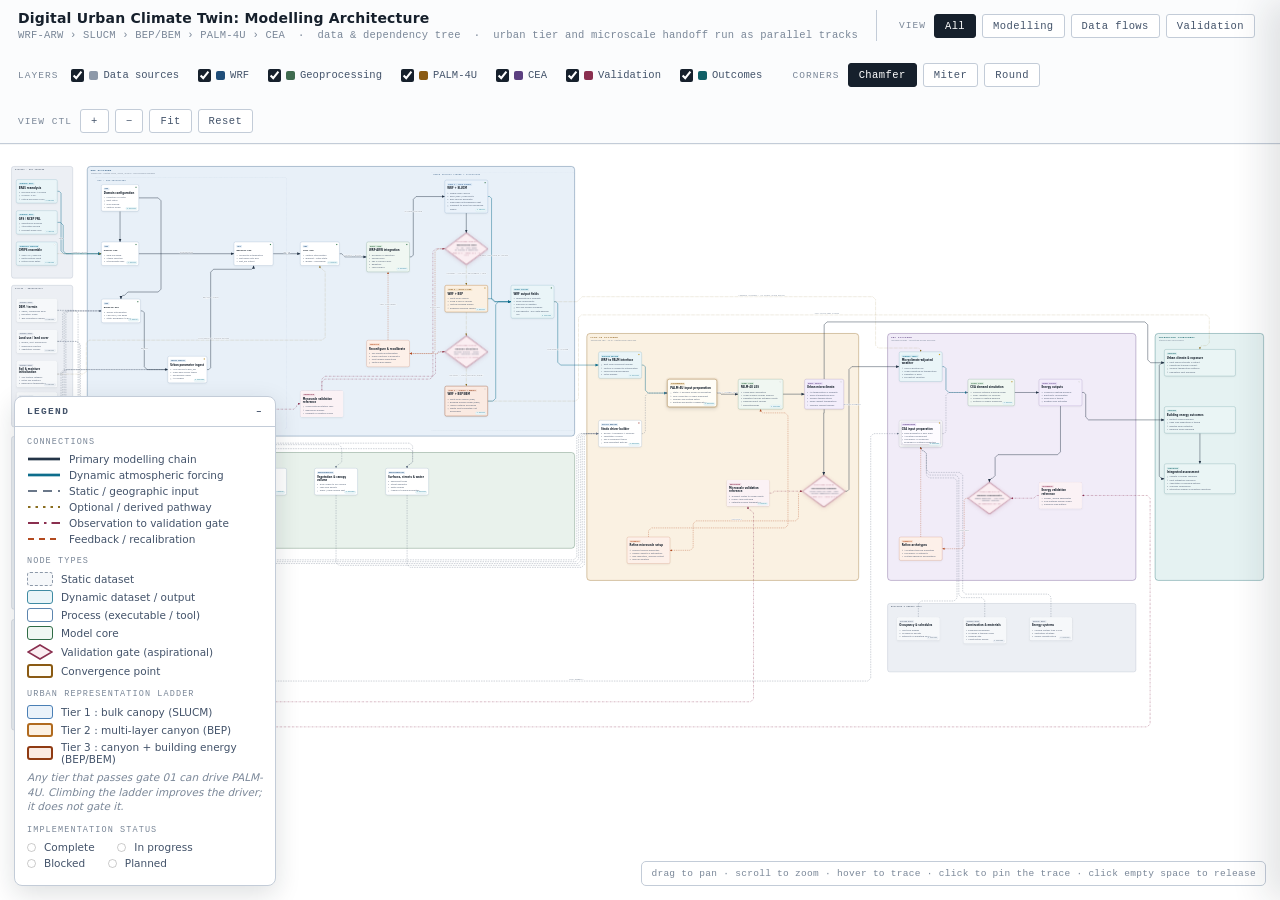
<file: architecture/index.html>
<!DOCTYPE html>
<html lang="en">
<head>
<meta charset="UTF-8">
<meta name="viewport" content="width=device-width, initial-scale=1.0">
<title>DUCT Modelling Architecture: WRF to Urban Physics to PALM-4U to CEA</title>
<style>
:root{
  /* --- ink & paper ------------------------------------------------ */
  --paper:#ffffff;
  --paper-2:#f4f6f9;
  --grid:#d9e0e9;
  --ink:#16202c;
  --ink-2:#43536a;
  --ink-3:#7a8798;
  --rule:#c3ccd8;

  /* --- platform identities ---------------------------------------- */
  --wrf:#1f4e79;      --wrf-bg:#e8f0f8;
  --geo:#3f6b4f;      --geo-bg:#e9f2ec;
  --palm:#8a5a12;     --palm-bg:#faf1e2;
  --cea:#5b3f80;      --cea-bg:#f1ecf8;
  --data:#5a6779;     --data-bg:#eceff4;
  --assess:#0f5f66;   --assess-bg:#e5f2f2;

  /* --- semantic edges --------------------------------------------- */
  --e-primary:#243447;
  --e-dynamic:#0d6d8c;
  --e-static:#6a7789;
  --e-derived:#8a6d1f;
  --e-valid:#8a2f4f;
  --e-feedback:#b34a1f;

  /* --- urban physics ladder (increasing building detail) ---------- */
  --u1:#4a7fb5; --u1-bg:#eaf2fa;
  --u2:#b06a1e; --u2-bg:#fbf0e2;
  --u3:#8f3a12; --u3-bg:#faeae2;

  --gate:#8a2f4f; --gate-bg:#fbeef2;

  --mono:ui-monospace,"SFMono-Regular",Menlo,Consolas,"Liberation Mono",monospace;
  --sans:"Segoe UI",Inter,system-ui,-apple-system,"Helvetica Neue",Arial,sans-serif;
}

*{box-sizing:border-box}
html,body{height:100%}
body{
  margin:0;font-family:var(--sans);color:var(--ink);
  background:var(--paper);overflow:hidden;
  -webkit-font-smoothing:antialiased;
}

/* ===================================================================
   CHROME
=================================================================== */
header{
  position:relative;z-index:40;
  display:flex;align-items:center;gap:22px;flex-wrap:wrap;
  padding:10px 18px;
  background:#fbfcfd;
  border-bottom:1px solid var(--rule);
  box-shadow:0 1px 0 rgba(22,32,44,.04);
}
.brand{display:flex;flex-direction:column;line-height:1.15;padding-right:18px;border-right:1px solid var(--rule)}
.brand .t{font-size:14px;font-weight:700;letter-spacing:.2px}
.brand .s{font-family:var(--mono);font-size:10.5px;color:var(--ink-3);letter-spacing:.02em;margin-top:3px}

.ctl{display:flex;align-items:center;gap:6px}
.ctl > .lab{
  font-family:var(--mono);font-size:9.5px;letter-spacing:.11em;
  text-transform:uppercase;color:var(--ink-3);margin-right:2px;
}
button.b{
  font-family:var(--mono);font-size:10.5px;letter-spacing:.04em;
  padding:5px 10px;border:1px solid var(--rule);border-radius:3px;
  background:#fff;color:var(--ink-2);cursor:pointer;transition:.12s;
}
button.b:hover{border-color:var(--ink-3);color:var(--ink)}
button.b.on{background:var(--ink);border-color:var(--ink);color:#fff}
button.b:focus-visible{outline:2px solid var(--e-dynamic);outline-offset:2px}

label.chk{
  display:inline-flex;align-items:center;gap:5px;cursor:pointer;
  font-family:var(--mono);font-size:10.5px;color:var(--ink-2);
  padding:3px 7px 3px 4px;border:1px solid transparent;border-radius:3px;
}
label.chk:hover{border-color:var(--rule);background:#fff}
label.chk input{accent-color:var(--ink);margin:0}
label.chk .sw{width:9px;height:9px;border-radius:2px;display:inline-block}

/* ===================================================================
   STAGE
=================================================================== */
#stage{
  position:absolute;inset:0;top:0;overflow:hidden;cursor:grab;
  background:#fff;
}
#stage.drag{cursor:grabbing}
#world{position:absolute;transform-origin:0 0;will-change:transform}
#edges{position:absolute;left:0;top:0;overflow:visible;z-index:2;pointer-events:none}
#nodes{position:absolute;left:0;top:0;z-index:3}
#frames{position:absolute;left:0;top:0;z-index:1}

/* ===================================================================
   FRAMES (platform bubbles / bands)
=================================================================== */
.frame{
  position:absolute;border-radius:20px;border:2px solid;
  background:#fff;
}
.frame .ftitle{
  position:absolute;top:14px;left:20px;
  font-family:var(--mono);font-size:14px;font-weight:700;
  letter-spacing:.14em;text-transform:uppercase;
}
.frame .fsub{
  position:absolute;top:36px;left:22px;
  font-size:11.8px;color:var(--ink-3);letter-spacing:.01em;
}
.frame.sub{border-style:dashed;border-width:1.5px;border-radius:14px;background:transparent}
.frame.sub .ftitle{font-size:11.2px;top:10px;left:16px;letter-spacing:.16em;opacity:.85}

.f-wrf{border-color:var(--wrf);background:var(--wrf-bg)}
.f-wrf .ftitle{color:var(--wrf)}
.f-wps{border-color:#8fa9c4}.f-wps .ftitle{color:#4d6f92}
.f-geo{border-color:var(--geo);background:var(--geo-bg)}
.f-geo .ftitle{color:var(--geo)}
.f-palm{border-color:var(--palm);background:var(--palm-bg)}
.f-palm .ftitle{color:var(--palm)}
.f-cea{border-color:var(--cea);background:var(--cea-bg)}
.f-cea .ftitle{color:var(--cea)}
.f-assess{border-color:var(--assess);background:var(--assess-bg)}
.f-assess .ftitle{color:var(--assess)}
.f-data{border-color:#aab4c2;background:var(--data-bg);border-radius:14px}
.f-data .ftitle{color:var(--data);font-size:11.2px;letter-spacing:.15em}

/* ===================================================================
   NODES
=================================================================== */
.n{
  position:absolute;background:#fff;border:1.5px solid var(--ink-3);
  border-radius:10px;padding:13px 14px 14px;
  box-shadow:0 1px 2px rgba(22,32,44,.06),0 6px 14px rgba(22,32,44,.05);
  cursor:pointer;transition:box-shadow .15s,transform .15s,opacity .18s;
}
.n:hover{box-shadow:0 2px 4px rgba(22,32,44,.09),0 12px 26px rgba(22,32,44,.12);transform:translateY(-1px)}
.n .badge{
  display:inline-block;font-family:var(--mono);font-size:9.5px;font-weight:700;
  letter-spacing:.12em;text-transform:uppercase;
  padding:2px 6px;border-radius:2px;margin-bottom:8px;
  background:#eef1f5;color:var(--ink-2);
}
.n h3{margin:0 0 8px;font-size:15.1px;line-height:1.25;letter-spacing:-.01em}
.n h3 code{font-family:var(--mono);font-size:14px;letter-spacing:-.02em}
.n ul{margin:0;padding-left:16px;font-size:12.1px;line-height:1.5;color:var(--ink-2)}
.n li{margin-bottom:1px}
.n .tag{
  margin-top:9px;font-family:var(--mono);font-size:10px;color:var(--ink-3);
  letter-spacing:.03em;border-top:1px dotted var(--rule);padding-top:6px;
}

/* status pip */
.n .pip{position:absolute;top:11px;right:11px;width:9px;height:9px;border-radius:50%;border:1px solid rgba(0,0,0,.18)}
.pip.done{background:#3f8a5a}.pip.active{background:#d9a520}
.pip.blocked{background:#c0392b}.pip.planned{background:#fff}

/* node kinds */
.k-ds{border-color:#8d99a9;background:#f6f8fa;border-style:dashed}
.k-ds .badge{background:#e5e9ef;color:#54637a}
.k-dd{border-color:#3f8ba3;background:#eaf5f8}
.k-dd .badge{background:#d5eaf1;color:#0d6d8c}
.k-proc{border-color:#5c85ae;background:#fff}
.k-proc .badge{background:#e2ecf6;color:#1f4e79}
.k-model{border-color:#2f6b45;background:#f0f7f2}
.k-model .badge{background:#dcecdf;color:#2f6b45}
.k-u1{border-color:var(--u1);background:var(--u1-bg)}
.k-u1 .badge{background:#d9e7f5;color:#2f5f8f}
.k-u2{border-color:var(--u2);background:var(--u2-bg);border-width:2px}
.k-u2 .badge{background:#f2e2c9;color:#8a5210}
.k-u3{border-color:var(--u3);background:var(--u3-bg);border-width:2.5px}
.k-u3 .badge{background:#f3ddd2;color:var(--u3)}
.k-out{border-color:#6b4b9a;background:#f3eefb}
.k-out .badge{background:#e6dcf5;color:#5b3f80}
.k-ref{border-color:#a8697f;background:#fbf2f5;border-style:dashed}
.k-ref .badge{background:#f2dde4;color:var(--e-valid)}
.k-calib{border-color:var(--e-feedback);background:#fdf0e9}
.k-calib .badge{background:#f7ddcd;color:var(--e-feedback)}
.k-assess{border-color:var(--assess);background:#eaf5f5}
.k-assess .badge{background:#d5eaea;color:var(--assess)}

/* convergence node : the visual thesis of the diagram */
.k-conv{
  border:none;background:transparent;box-shadow:none;padding:0;
}
.k-conv .cwrap{
  position:relative;height:100%;border-radius:12px;padding:15px 16px;
  background:#fffdf7;
  border:2.5px solid var(--palm);
  box-shadow:0 0 0 4px rgba(138,90,18,.10),0 0 0 9px rgba(138,90,18,.05),
             0 10px 26px rgba(22,32,44,.14);
}
.k-conv .badge{background:#f1e2c6;color:var(--palm)}
.k-conv h3{font-size:16.2px}
.k-cea-conv .cwrap{
  background:#fdfbff;border-color:var(--cea);
  box-shadow:0 0 0 4px rgba(91,63,128,.10),0 0 0 9px rgba(91,63,128,.05),
             0 10px 26px rgba(22,32,44,.14);
}
.k-cea-conv .badge{background:#e6dcf5;color:var(--cea)}

/* gates */
.k-gate{
  background:transparent;border:none;box-shadow:none;padding:0;
  filter:drop-shadow(0 5px 12px rgba(138,47,79,.18));
}
.k-gate:hover{transform:translateY(-1px)}
.k-gate .dia{
  position:absolute;inset:0;background:var(--gate);
  clip-path:polygon(50% 0,100% 50%,50% 100%,0 50%);
}
.k-gate .dia-in{
  position:absolute;inset:2.5px;background:var(--gate-bg);
  clip-path:polygon(50% 0,100% 50%,50% 100%,0 50%);
  display:flex;flex-direction:column;align-items:center;justify-content:center;
  text-align:center;padding:0 38px;
}
.k-gate .gk{font-family:var(--mono);font-size:9px;letter-spacing:.16em;text-transform:uppercase;color:var(--gate);opacity:.8}
.k-gate .gt{font-size:14px;font-weight:700;line-height:1.2;margin:5px 0 4px}
.k-gate .gm{font-family:var(--mono);font-size:10.1px;color:var(--ink-2);line-height:1.4}
.k-gate .gasp{
  margin-top:5px;font-size:9.5px;font-family:var(--mono);
  color:var(--gate);letter-spacing:.06em;text-transform:uppercase;opacity:.75;
}

/* pinned focus : survives mouse-out until another click */
.n.pin{box-shadow:0 0 0 2.5px var(--ink),0 0 0 6.5px rgba(13,109,140,.30),
       0 12px 28px rgba(22,32,44,.18)!important}
.k-gate.pin{filter:drop-shadow(0 0 4px rgba(13,109,140,.75)) drop-shadow(0 5px 12px rgba(138,47,79,.4))}
.k-gate.pin .dia{background:var(--ink)}
.k-conv.pin{box-shadow:none!important}
.k-conv.pin .cwrap{box-shadow:0 0 0 2.5px var(--ink),0 0 0 6.5px rgba(13,109,140,.30),
       0 12px 30px rgba(22,32,44,.2)}
.ed.pinned{stroke-width:3.9;opacity:1}

/* dim / highlight states */
.n.dim,.frame.dim{opacity:.13}
.n.mute{opacity:.2}
.n.hl{box-shadow:0 0 0 2.5px var(--ink),0 12px 26px rgba(22,32,44,.18)}
.k-gate.hl{filter:drop-shadow(0 0 0 var(--ink)) drop-shadow(0 5px 12px rgba(138,47,79,.4))}
.k-gate.hl .dia{background:var(--ink)}
.k-conv.hl{box-shadow:none}
.k-conv.hl .cwrap{box-shadow:0 0 0 2.5px var(--ink),0 12px 30px rgba(22,32,44,.2)}

/* ===================================================================
   EDGES
=================================================================== */
.ed{fill:none;stroke-linecap:butt;stroke-linejoin:miter;shape-rendering:geometricPrecision;transition:opacity .18s,stroke-width .15s}
.e-primary {stroke:var(--e-primary); stroke-width:2.7}
.e-dynamic {stroke:var(--e-dynamic); stroke-width:2.7}
.e-static  {stroke:var(--e-static);  stroke-width:1.9; stroke-dasharray:9 6}
.e-derived {stroke:var(--e-derived); stroke-width:1.9; stroke-dasharray:2.5 5}
.e-valid   {stroke:var(--e-valid);   stroke-width:2.0; stroke-dasharray:11 5 2.5 5}
.e-feedback{stroke:var(--e-feedback);stroke-width:2.1; stroke-dasharray:6 5}
.ed.dim{opacity:.07}
.ed.mute{opacity:.13}
.ed.hl{stroke-width:3.9;opacity:1}
.elab{
  font-family:var(--mono);font-size:11px;fill:var(--ink-3);
  paint-order:stroke;stroke:#fff;stroke-width:4px;stroke-linejoin:round;
  transition:opacity .18s;
}
.elab.dim{opacity:0}.elab.mute{opacity:.15}
.elab.hl{fill:var(--ink);font-weight:700}

/* ===================================================================
   LEGEND
=================================================================== */
#legend{
  position:absolute;left:14px;bottom:14px;z-index:30;width:262px;
  background:#fff;
  border:1px solid var(--rule);border-radius:8px;
  box-shadow:0 8px 26px rgba(22,32,44,.14);
  font-size:11px;
}
#legend h4{
  margin:0;padding:9px 12px;font-family:var(--mono);font-size:9.5px;
  letter-spacing:.14em;text-transform:uppercase;color:var(--ink-2);
  border-bottom:1px solid var(--rule);display:flex;justify-content:space-between;
  align-items:center;cursor:pointer;user-select:none;
}
#legend .body{padding:10px 12px 12px;max-height:52vh;overflow:auto}
#legend.closed .body{display:none}
.lgroup{margin-bottom:11px}
.lgroup:last-child{margin-bottom:0}
.lgroup .lt{
  font-family:var(--mono);font-size:8.5px;letter-spacing:.13em;text-transform:uppercase;
  color:var(--ink-3);margin-bottom:6px;
}
.lrow{display:flex;align-items:center;gap:8px;margin-bottom:4px;color:var(--ink-2);font-size:10.5px}
.lrow svg{flex:none}
.lchip{width:26px;height:14px;border-radius:3px;border:1.5px solid;flex:none}
.lpip{width:9px;height:9px;border-radius:50%;border:1px solid rgba(0,0,0,.2);flex:none;margin-left:8px}

/* ===================================================================
   TOOLTIP + DRAWER
=================================================================== */
#tip{
  position:fixed;z-index:60;pointer-events:none;max-width:250px;
  background:var(--ink);color:#eef2f7;padding:7px 9px;border-radius:5px;
  font-size:11px;line-height:1.45;opacity:0;transition:opacity .12s;
  box-shadow:0 8px 22px rgba(0,0,0,.28);
}
#tip.on{opacity:1}
#tip b{color:#fff;display:block;margin-bottom:2px;font-size:11.5px}

#drawer{
  position:absolute;top:0;right:0;bottom:0;width:352px;z-index:50;
  background:#fbfcfd;border-left:1px solid var(--rule);
  box-shadow:-14px 0 34px rgba(22,32,44,.12);
  transform:translateX(100%);transition:transform .22s cubic-bezier(.4,0,.2,1);
  display:flex;flex-direction:column;
}
#drawer.on{transform:none}
#drawer .dh{padding:14px 16px 12px;border-bottom:1px solid var(--rule)}
#drawer .dk{font-family:var(--mono);font-size:9px;letter-spacing:.14em;text-transform:uppercase;color:var(--ink-3)}
#drawer h2{margin:5px 0 0;font-size:17px;line-height:1.25}
#drawer .dbody{padding:14px 16px 24px;overflow:auto;font-size:12.5px;line-height:1.6;color:var(--ink-2)}
#drawer .sec{margin-top:15px}
#drawer .sec h5{
  margin:0 0 6px;font-family:var(--mono);font-size:9px;letter-spacing:.14em;
  text-transform:uppercase;color:var(--ink-3);
}
#drawer .lst{list-style:none;margin:0;padding:0}
#drawer .lst li{
  padding:5px 8px;margin-bottom:4px;border-radius:4px;background:#eef1f5;
  font-size:11.5px;cursor:pointer;border-left:3px solid var(--rule);
}
#drawer .lst li:hover{background:#e4e9f0}
#drawer .lst li .w{font-family:var(--mono);font-size:8.5px;color:var(--ink-3);letter-spacing:.06em;text-transform:uppercase;display:block}
/* provenance cards */
#drawer .src{
  border:1px solid var(--rule);border-radius:6px;padding:9px 10px;margin-bottom:8px;
  background:#fff;border-left:3px solid var(--e-static);
}
#drawer .src .sn{font-size:12px;font-weight:700;color:var(--ink);line-height:1.35}
#drawer .src .sp{
  font-family:var(--mono);font-size:10px;color:var(--e-dynamic);
  margin-top:3px;letter-spacing:.01em;
}
#drawer .src .ss{font-size:11px;color:var(--ink-2);margin-top:4px;line-height:1.45}
#drawer .src .sf{
  font-family:var(--mono);font-size:9.5px;color:var(--ink-3);margin-top:4px;
  word-break:break-all;background:#f2f4f7;padding:3px 5px;border-radius:3px;display:inline-block;
}
#drawer .src .sc{
  font-size:11px;line-height:1.45;margin-top:6px;padding-left:8px;
  border-left:2px solid #e0c8a8;color:#7a5a2a;
}
#drawer .src .sa{
  font-size:11px;line-height:1.45;margin-top:5px;padding-left:8px;
  border-left:2px solid #a8c0d8;color:#3d5f7d;
}
#drawer .st{
  float:right;font-family:var(--mono);font-size:8.5px;letter-spacing:.1em;
  text-transform:uppercase;padding:2px 6px;border-radius:3px;margin-left:8px;
  background:#eceff4;color:var(--ink-3);
}
.st-ok{background:#e0efe4!important;color:#2f6b45!important}
.st-warn{background:#faeeda!important;color:#8a5210!important}
.st-bad{background:#fbe3e0!important;color:#a83a22!important}

/* benchmark table */
#drawer table.bm{border-collapse:collapse;width:100%;font-size:11px}
#drawer table.bm th{
  text-align:left;font-family:var(--mono);font-size:8.5px;letter-spacing:.1em;
  text-transform:uppercase;color:var(--ink-3);font-weight:400;
  padding:0 6px 5px 0;border-bottom:1px solid var(--rule);
}
#drawer table.bm td{padding:6px 6px 6px 0;border-bottom:1px solid #eef1f5;vertical-align:top}
#drawer table.bm td.v{font-family:var(--mono);white-space:nowrap;color:var(--ink);font-weight:700}
#drawer table.bm td.c{font-family:var(--mono);white-space:nowrap;font-size:10px}
#drawer .bsrc{font-size:10px;color:var(--ink-3);margin-top:2px;line-height:1.4}
#drawer .bnote{font-size:10.5px;color:var(--ink-2);margin-top:3px;line-height:1.45}

/* on-card provenance chip : absolutely positioned so it adds no height */
.n .srcpin{
  position:absolute;right:9px;bottom:7px;
  font-family:var(--mono);font-size:9px;letter-spacing:.06em;
  color:var(--e-dynamic);background:#e9f5f8;border:1px solid #bcdde7;
  border-radius:10px;padding:1px 7px;line-height:1.5;pointer-events:none;
}
.n.k-ds .srcpin{background:#eef2f7;border-color:#c6cfda;color:#4c6070}

#drawer .x{
  position:absolute;top:12px;right:12px;border:none;background:transparent;
  font-size:20px;line-height:1;color:var(--ink-3);cursor:pointer;padding:2px 6px;
}
#drawer .x:hover{color:var(--ink)}
#focus{
  position:absolute;right:14px;bottom:48px;z-index:22;display:none;
  align-items:center;gap:9px;
  font-family:var(--mono);font-size:10px;letter-spacing:.03em;
  background:var(--ink);color:#eef2f7;border-radius:5px;padding:6px 7px 6px 10px;
  box-shadow:0 8px 22px rgba(22,32,44,.22);
}
#focus.on{display:flex}
#focus .fn{color:#fff;font-weight:700;max-width:230px;overflow:hidden;
  text-overflow:ellipsis;white-space:nowrap}
#focus button{
  font-family:var(--mono);font-size:10px;border:1px solid rgba(255,255,255,.3);
  background:transparent;color:#cfd8e3;border-radius:3px;padding:2px 7px;cursor:pointer;
}
#focus button:hover{background:rgba(255,255,255,.14);color:#fff}
#hint{
  position:absolute;right:14px;bottom:14px;z-index:20;
  font-family:var(--mono);font-size:9.5px;color:var(--ink-3);
  background:#fff;border:1px solid var(--rule);
  border-radius:5px;padding:6px 9px;letter-spacing:.03em;
}
@media (prefers-reduced-motion:reduce){*{transition:none!important}}
</style>
</head>
<body>

<header>
  <div class="brand">
    <div class="t">Digital Urban Climate Twin: Modelling Architecture</div>
    <div class="s">WRF-ARW › SLUCM › BEP/BEM › PALM-4U › CEA &nbsp;·&nbsp; data &amp; dependency tree &nbsp;·&nbsp; urban tier and microscale handoff run as parallel tracks</div>
  </div>

  <div class="ctl">
    <span class="lab">View</span>
    <button class="b on" data-mode="all">All</button>
    <button class="b" data-mode="model">Modelling</button>
    <button class="b" data-mode="data">Data flows</button>
    <button class="b" data-mode="valid">Validation</button>
  </div>

  <div class="ctl" id="layers">
    <span class="lab">Layers</span>
  </div>

  <div class="ctl">
    <span class="lab">Corners</span>
    <button class="b on" data-corner="chamfer">Chamfer</button>
    <button class="b" data-corner="miter">Miter</button>
    <button class="b" data-corner="round">Round</button>
  </div>

  <div class="ctl">
    <span class="lab">View&nbsp;ctl</span>
    <button class="b" id="zin">+</button>
    <button class="b" id="zout">−</button>
    <button class="b" id="fit">Fit</button>
    <button class="b" id="reset">Reset</button>
  </div>
</header>

<div id="stage">
  <div id="world">
    <div id="frames"></div>
    <svg id="edges"></svg>
    <div id="nodes"></div>
  </div>
</div>

<div id="legend">
  <h4>Legend <span id="lgt">–</span></h4>
  <div class="body">
    <div class="lgroup">
      <div class="lt">Connections</div>
      <div class="lrow"><svg width="34" height="8"><line x1="1" y1="4" x2="33" y2="4" class="ed e-primary"/></svg> Primary modelling chain</div>
      <div class="lrow"><svg width="34" height="8"><line x1="1" y1="4" x2="33" y2="4" class="ed e-dynamic"/></svg> Dynamic atmospheric forcing</div>
      <div class="lrow"><svg width="34" height="8"><line x1="1" y1="4" x2="33" y2="4" class="ed e-static"/></svg> Static / geographic input</div>
      <div class="lrow"><svg width="34" height="8"><line x1="1" y1="4" x2="33" y2="4" class="ed e-derived"/></svg> Optional / derived pathway</div>
      <div class="lrow"><svg width="34" height="8"><line x1="1" y1="4" x2="33" y2="4" class="ed e-valid"/></svg> Observation to validation gate</div>
      <div class="lrow"><svg width="34" height="8"><line x1="1" y1="4" x2="33" y2="4" class="ed e-feedback"/></svg> Feedback / recalibration</div>
    </div>
    <div class="lgroup">
      <div class="lt">Node types</div>
      <div class="lrow"><span class="lchip" style="border-color:#8d99a9;background:#f6f8fa;border-style:dashed"></span> Static dataset</div>
      <div class="lrow"><span class="lchip" style="border-color:#3f8ba3;background:#eaf5f8"></span> Dynamic dataset / output</div>
      <div class="lrow"><span class="lchip" style="border-color:#5c85ae;background:#fff"></span> Process (executable / tool)</div>
      <div class="lrow"><span class="lchip" style="border-color:#2f6b45;background:#f0f7f2"></span> Model core</div>
      <div class="lrow"><svg width="26" height="16"><polygon points="13,1 25,8 13,15 1,8" fill="var(--gate-bg)" stroke="var(--gate)" stroke-width="1.6"/></svg> Validation gate (aspirational)</div>
      <div class="lrow"><span class="lchip" style="border-color:var(--palm);background:#fffdf7;border-width:2.5px"></span> Convergence point</div>
    </div>
    <div class="lgroup">
      <div class="lt">Urban representation ladder</div>
      <div class="lrow"><span class="lchip" style="border-color:var(--u1);background:var(--u1-bg)"></span> Tier 1 : bulk canopy (SLUCM)</div>
      <div class="lrow"><span class="lchip" style="border-color:var(--u2);background:var(--u2-bg);border-width:2px"></span> Tier 2 : multi-layer canyon (BEP)</div>
      <div class="lrow"><span class="lchip" style="border-color:var(--u3);background:var(--u3-bg);border-width:2.5px"></span> Tier 3 : canyon + building energy (BEP/BEM)</div>
      <div class="lrow" style="margin-top:5px;font-style:italic;color:var(--ink-3);line-height:1.4">Any tier that passes gate 01 can drive PALM-4U. Climbing the ladder improves the driver; it does not gate it.</div>
    </div>
    <div class="lgroup">
      <div class="lt">Implementation status</div>
      <div class="lrow"><span class="lpip done" style="margin-left:0"></span> Complete &nbsp;<span class="lpip active"></span> In progress</div>
      <div class="lrow"><span class="lpip blocked" style="margin-left:0"></span> Blocked &nbsp;<span class="lpip planned"></span> Planned</div>
    </div>
  </div>
</div>

<div id="focus"><span class="fn"></span><button id="fclear">Clear</button></div>
<div id="hint">drag to pan · scroll to zoom · hover to trace · click to pin the trace · click empty space to release</div>
<div id="tip"></div>

<aside id="drawer">
  <div class="dh">
    <button class="x" id="dx" aria-label="Close detail">×</button>
    <div class="dk" id="dkind"></div>
    <h2 id="dtitle"></h2>
  </div>
  <div class="dbody" id="dbody"></div>
</aside>

<script>
/* ===================================================================
   1. GRAPH DEFINITION
   Coordinates are authored on a fixed 5350 x 2520 drawing sheet.
   Everything downstream (edges, hit-testing, zoom) is derived.
=================================================================== */
const W = 7576, H = 3586;

const FRAMES = [
  {x:481, y:96, w:2917, h:1615, cls:'f-wrf',   t:'WRF Platform',
   s:'Mesoscale · nested 7500 / 1500 / 300 m · pre-monsoon window'},
  {x:526, y:162, w:1149, h:1506, cls:'f-wps sub', t:'WPS : pre-processing'},
  {x:2535, y:131, w:864, h:1547, cls:'f-wps sub', t:'Urban physics ladder + validation'},
  {x:481, y:1807, w:2917, h:575,  cls:'f-geo',   t:'Geospatial &amp; urban morphology processing',
   s:'Shared static pipeline : feeds both WRF urban parameters and the PALM static driver'},
  {x:3469, y:1095, w:1628, h:1479, cls:'f-palm',  t:'PALM-4U Platform',
   s:'Microscale LES · 10 m · nested from WRF d03'},
  {x:5268, y:1095, w:1487, h:1479, cls:'f-cea',   t:'CEA Platform',
   s:'Building energy · archetype-driven demand'},
  {x:6868, y:1095, w:651, h:1479, cls:'f-assess',t:'Integrated assessment',
   s:'Stakeholder deliverables'},
  /* data group boxes */
  {x:28, y:96, w:368, h:670,  cls:'f-data', t:'Dynamic · met forcing'},
  {x:28, y:807, w:368, h:848,  cls:'f-data', t:'Static · geophysical'},
  {x:28, y:1711, w:368, h:1035,  cls:'f-data', t:'Static · urban &amp; GIS'},
  {x:28, y:2806, w:368, h:662,  cls:'f-data', t:'Observations'},
  {x:5268, y:2710, w:1487, h:411,  cls:'f-data', t:'Building &amp; energy data'}
];

/* kind to badge default */
const NODES = [
/* ---------- DATA: dynamic meteorological ---------- */
{id:'d_era5', x:57,y:175,w:246,k:'dd',layers:['data'],badge:'Dynamic data',t:'ERA5 reanalysis',
 li:['Pressure-level + surface','6-hourly, 0.25°','Lateral boundary source'],
 tip:'Primary lateral boundary and initial condition source for the control simulation.',
 det:'Global reanalysis providing the large-scale atmospheric state. Decoded by ungrib into WPS intermediate format. Its skill sets the ceiling on synoptic-scale agreement : errors here cannot be removed by urban physics downstream.'},
{id:'d_gfs', x:57,y:361,w:246,k:'dd',layers:['data'],badge:'Dynamic data',t:'GFS / NCEP FNL',
 li:['Operational analysis','Alternative forcing','Forecast-mode runs'],
 tip:'Alternative / forecast-mode boundary forcing.',
 det:'Used where near-real-time or forecast-mode operation is required, and as an independent forcing dataset for sensitivity testing against ERA5.'},
{id:'d_cmip6', x:57,y:548,w:246,k:'dd',layers:['data','scenario'],badge:'Scenario forcing',t:'CMIP6 ensemble',
 li:['SSP2-4.5 / SSP5-8.5','Delta-method uplift','Future proxy dates'],
 tip:'Future-climate scenario forcing via delta method.',
 det:'Multi-model deltas applied to a selected current-climate analogue date to construct future forcing. Feeds the same WPS chain, producing scenario twins of the control run for 2050 horizons.',status:'planned'},

/* ---------- DATA: static geophysical ---------- */
{id:'d_dem', x:57,y:887,w:246,k:'ds',layers:['data'],badge:'Static data',t:'DEM / terrain',
 li:['SRTM / Copernicus DEM','Elevation, slope','Two resolutions needed'],
 tip:'Terrain height : consumed at mesoscale by geogrid and at microscale by the static driver.',
 det:'Terrain enters the workflow twice at very different scales: aggregated onto the WRF grid by geogrid, and resampled to the PALM microscale grid where it must be reconciled with building base heights so that no building floats or sinks.'},
{id:'d_lulc', x:57,y:1073,w:246,k:'ds',layers:['data'],badge:'Static data',t:'Land use / land cover',
 li:['MODIS / ESA WorldCover','Impervious fraction','Vegetation classes'],
 tip:'Land cover classification for both surface schemes.',
 det:'Supplies the land-surface category field. Also acts as the physical constraint check on urban fractions : building plan-area fraction cannot exceed impervious surface fraction for the same class.'},
{id:'d_soil', x:57,y:1259,w:246,k:'ds',layers:['data'],badge:'Static data',t:'Soil &amp; moisture initialisation',
 li:['Soil texture category','Initial soil moisture','Deep-layer temperature'],
 tip:'Soil texture and initial soil moisture state.',
 det:'Controls the surface Bowen ratio through evaporative resistance. Because a dry-initialised soil column suppresses latent heat and inflates sensible heat, this dataset is a leading candidate whenever a persistent dry or warm bias survives urban-physics tuning.'},
{id:'d_veg', x:57,y:1446,w:246,k:'ds',layers:['data'],badge:'Static data',t:'Vegetation &amp; canopy',
 li:['Green fraction / LAI','Tree canopy height','Leaf area density'],
 tip:'Vegetation state : bulk fraction for WRF, resolved canopy for PALM.',
 det:'Enters as a bulk green-fraction field at mesoscale, but as a resolved three-dimensional leaf area density volume at microscale. The two representations are not interchangeable and must be derived from the same source to keep the cascade consistent.'},

/* ---------- DATA: static urban / GIS ---------- */
{id:'d_lcz', x:57,y:1790,w:246,k:'ds',layers:['data','urban'],badge:'Static data',t:'Local Climate Zones',
 li:['WUDAPT / locally refined','Class-wise urban parameters','Co-developed with partners'],
 tip:'LCZ classification : the shared urban vocabulary of the whole cascade.',
 det:'The LCZ map is the pivot dataset: it drives class-wise urban parameters in WRF, and constrains surface parameterisation in PALM. A locally validated map is worth more here than any physics upgrade downstream, because every urban scheme inherits its errors.'},
{id:'d_osm', x:57,y:1976,w:246,k:'ds',layers:['data','urban'],badge:'Static data',t:'OpenStreetMap',
 li:['Road network &amp; land use','Building outlines','Water bodies'],
 tip:'Open vector layer for streets, buildings and urban features.',
 det:'Provides street geometry and urban feature classes. Coverage is uneven in rapidly built areas, so OSM is used in combination with an authoritative building footprint layer rather than in place of one.'},
{id:'d_bld', x:57,y:2163,w:246,k:'ds',layers:['data','urban','bldg'],badge:'Static data',t:'Building footprints &amp; heights',
 li:['Footprint polygons','Height attribute','Typology / use class'],
 tip:'Authoritative building layer : footprints, heights, typology.',
 det:'The single dataset used by three paradigms at once: aggregated into class-mean morphology for BEP/BEM, rasterised per building for PALM, and carried as individual zone geometry into CEA. Any inconsistency between those three treatments propagates through the whole cascade.'},
{id:'d_morph', x:57,y:2349,w:246,k:'ds',layers:['data','urban'],badge:'Derived data',t:'Urban morphology fields',
 li:['Plan &amp; frontal area index','Height histogram','Roughness parameters'],
 tip:'Gridded morphology aggregated from the building layer.',
 det:'Gridded plan-area and frontal-area indices, mean height and the height distribution used by multi-layer urban schemes. Directional frontal area and height histograms are the fields most likely to break between the class-based and building-resolved paradigms.'},
{id:'d_ah', x:57,y:2535,w:246,k:'ds',layers:['data','urban'],badge:'Static data',t:'Anthropogenic heat',
 li:['Class-wise magnitude','Diurnal profile shape','Traffic / industry sources'],
 tip:'Anthropogenic heat magnitude and diurnal shape per urban class.',
 det:'Split deliberately into magnitude and shape, because they fail differently. A shared diurnal profile across all classes misrepresents continuously operating industrial areas. Note the double-counting trap: magnitudes tuned for a bulk canopy scheme must not be carried forward once a building energy model computes the release explicitly.'},

/* ---------- DATA: observations ---------- */
{id:'d_obs_met', x:57,y:2885,w:246,k:'ref',layers:['data','validation'],badge:'Observation',t:'Meteorological stations',
 li:['Air temperature, RH','Wind speed &amp; direction','Reanalysis cross-check'],
 tip:'Ground stations plus reanalysis used to score the mesoscale run.',
 det:'Station records provide the point time series against which the mesoscale run is scored. Stations are matched to model cells by urban class rather than by nearest geographic point, so that an urban station is not compared against a rural cell a few hundred metres away.'},
{id:'d_obs_urb', x:57,y:3072,w:246,k:'ref',layers:['data','validation'],badge:'Observation',t:'Urban microscale observations',
 li:['Mobile transects','Urban AWS network','Satellite surface temperature'],
 tip:'Street-level and satellite observations for the microscale model.',
 det:'Point stations alone cannot validate a metre-scale model. Traverses give spatial gradients, satellite thermal imagery gives surface temperature patterns, and together they test whether the model reproduces the shape of the urban heat field rather than only its mean.'},
{id:'d_obs_energy', x:57,y:3258,w:246,k:'ref',layers:['data','validation'],badge:'Observation',t:'Metered energy',
 li:['Utility consumption','Peak load profiles','Sub-metered buildings'],
 tip:'Measured consumption for energy-model validation.',
 det:'Billing and feeder data give aggregate consumption; sub-metered buildings give the diurnal shape. Aggregate agreement with wrong shape is a common and misleading outcome for archetype-based energy models.'},

/* ---------- WPS ---------- */
{id:'p_domain', x:566,y:205,w:224,k:'proc',layers:['wrf'],badge:'WPS',t:'Domain configuration',
 li:['Projection &amp; centre','Nest ratios','Grid spacing','Vertical levels'],status:'done',
 tip:'namelist.wps : geometry of the nested domains.',
 det:'Fixes projection, nest ratios and grid spacing. Two decisions made here constrain everything downstream: the model top must be high enough to contain the deep dry convective boundary layer, and the lowest mass level must sit low enough for the urban scheme selected later to resolve the canopy.'},
{id:'p_ungrib', x:566,y:548,w:224,k:'proc',layers:['wrf'],badge:'WPS',t:'<code>ungrib.exe</code>',
 li:['GRIB decoding','Vtable selection','Intermediate files'],status:'done',
 tip:'Decodes GRIB forcing into WPS intermediate format.',
 det:'Decodes the driving reanalysis or forecast fields. The Vtable determines which variables survive, so soil moisture and soil temperature availability is decided here, not later.'},
{id:'p_geogrid', x:566,y:890,w:235,k:'proc',layers:['wrf'],badge:'WPS',t:'<code>geogrid.exe</code>',
 li:['Terrain interpolation','Land use / soil fields','Static geography to grid'],status:'done',
 tip:'Interpolates static geography onto the model grids.',
 det:'Produces the geo_em files carrying terrain, land use, soil and vegetation on each nest. This is where the default land-use categorisation is written : and where it must later be replaced if a locally derived urban classification is used.'},
{id:'p_w2w', x:963,y:1232,w:235,k:'proc',layers:['wrf','urban'],badge:'Urban ingest',t:'Urban parameter ingest',
 li:['LCZ classes to geo_em','Class-wise urban tables','Morphology fields','AH profiles'],status:'active',
 tip:'Writes LCZ classes and urban parameters into the static fields.',
 det:'Injects the urban classification and its parameter tables into geo_em. Two recurring failure modes live here: category index conventions that differ between the ingest tool and the model build, and parameter switches that silently default to off, disabling anthropogenic heat for an entire experiment series without any error message.'},
{id:'p_metgrid', x:1359,y:548,w:235,k:'proc',layers:['wrf'],badge:'WPS',t:'<code>metgrid.exe</code>',
 li:['Horizontal interpolation','Met fields onto grid','met_em output'],status:'done',
 tip:'Combines decoded meteorology with the static grid.',
 det:'Horizontally interpolates the decoded meteorological fields onto the WPS grids and merges them with the static geography, including whatever urban classification was written in the preceding step.'},
{id:'p_real', x:1756,y:548,w:235,k:'proc',layers:['wrf'],badge:'WRF',t:'<code>real.exe</code>',
 li:['Vertical interpolation','wrfinput : initial state','wrfbdy : boundaries'],status:'done',
 tip:'Builds initial and lateral boundary conditions.',
 det:'Performs vertical interpolation onto the eta levels and writes the initial state and lateral boundary files. The soil moisture and temperature state of the very first timestep is set here, which is why initialisation experiments are launched at this stage rather than inside the integration.'},

/* ---------- WRF core + ladder ---------- */
{id:'p_wrfcore', x:2152,y:548,w:258,k:'model',layers:['wrf'],badge:'Model core',t:'WRF-ARW integration',
 li:['Dynamics &amp; advection','Microphysics','PBL &amp; surface layer','Radiation','Land surface'],status:'done',
 tip:'The mesoscale atmospheric solver and its physics suite.',
 det:'Solves the compressible non-hydrostatic equations with the selected physics suite. Every urban option below is a surface-exchange plug-in to this core: they change how the lowest atmospheric levels are coupled to the built surface, not how the atmosphere itself is solved.'},

{id:'u_slucm', x:2620,y:178,w:258,k:'u1',layers:['wrf','urban'],badge:'Tier 1 · bulk canopy',t:'WRF + SLUCM',
 li:['Single-layer canyon','Roof / wall / road facets','Bulk canyon geometry','Prescribed anthropogenic heat','Sufficient to drive the microscale model'],status:'done',
 tip:'Single-layer urban canopy : one bulk canyon per grid cell.',
 det:'Represents each urban cell as one idealised canyon with three facets and a single exchange level. Cheap, robust, and the right place to establish that anthropogenic heat, urban fractions and thermal parameters behave sensibly before adding vertical structure. Its limitation is definitional: the canopy is not resolved, only parameterised.<br><br><b>This tier is sufficient to drive the microscale model.</b> A published 16-member ensemble varied the urban scheme across four levels (none, this one, and the two above it) and drove the microscale model from selected members. No configuration was uniformly best across seasons and variables. Passing the validation gate is what releases the handoff, not climbing the ladder.'},

{id:'v_gate1', x:2620,y:493,w:258,h:193,k:'gate',layers:['wrf','validation'],
 gk:'Validation gate 01',gt:'Mesoscale skill',
 gm:'T2 · RH · wind speed<br>vs station &amp; reanalysis',
 gmet:'RMSE ≤2 K · cRMSE ≤2 K · r ≥0.8',
 tip:'Aspirational target : not a hard pass/fail. Bias and pattern skill are judged separately.',
 det:'Scores the bulk-canopy run against observations. The important discipline is to separate the two error components: mean bias can be removed by tuning heat release, whereas centred RMSE and correlation measure whether the diurnal evolution is right. A version that improves only the bias has not improved the physics, and should not be used to justify moving up the ladder. Literature benchmarks from comparable urban studies are used as reference targets rather than acceptance thresholds.<br><br><b>What this gate releases.</b> It judges atmospheric skill, not urban tier. Passing it opens two independent doors : permission to climb the ladder, and permission to build the microscale dynamic driver. Neither depends on the other, so the two tracks below can proceed in parallel.'},

{id:'u_bep', x:2620,y:807,w:258,k:'u2',layers:['wrf','urban'],badge:'Tier 2 · multi-layer',t:'WRF + BEP',
 li:['Multi-layer canyon','Drag &amp; TKE in canopy','Vertical building profile','Requires resolved canopy levels'],status:'active',
 tip:'Building Effect Parameterization : canopy distributed over several model levels.',
 det:'Distributes momentum drag, turbulence production and radiation trapping across several atmospheric levels inside the canopy. This only works if model levels actually exist within the canopy: if the first mass level sits well above mean building height, the scheme is formally active but physically starved. Refining the vertical grid to fix this has its own cost, since it tightens the timestep across all nests.<br><br><b>Parallel track, not a prerequisite.</b> This tier improves the atmospheric state handed to the microscale model; it does not gate it. If it clears the gate with better pattern skill than the bulk-canopy run, the dynamic driver is regenerated from it and nothing else downstream changes.'},

{id:'v_gate2', x:2620,y:1109,w:258,h:193,k:'gate',layers:['wrf','validation'],
 gk:'Validation gate 02',gt:'Canopy structure',
 gm:'Vertical profile · canopy<br>wind · nocturnal cooling',
 gmet:'T2 bias ≤2 K, AH active',
 tip:'Checks that added vertical structure produced real skill, not just a different bias.',
 det:'Tests whether the multi-layer treatment improved what it is supposed to improve : canopy-layer wind, nocturnal cooling rate and the vertical structure of the urban boundary layer : before committing to the additional complexity and cost of an explicit building energy model.'},

{id:'u_bepbem', x:2620,y:1410,w:258,k:'u3',layers:['wrf','urban'],badge:'Tier 3 · canyon + energy',t:'WRF + BEP/BEM',
 li:['Multi-layer canyon (BEP)','Building energy model (BEM)','Indoor–outdoor exchange','Waste heat computed, not prescribed'],status:'planned',
 tip:'Adds an explicit building energy model : heat release becomes a model output.',
 det:'Couples an explicit building energy balance to the multi-layer canyon: indoor temperature, envelope conduction and cooling-system waste heat are simulated rather than prescribed. This changes the meaning of anthropogenic heat in the configuration : prescribed profiles tuned for the bulk scheme must be withdrawn, or the same release is counted twice. It is also the branch that makes WRF and CEA conceptually overlap, since both now estimate cooling energy.<br><br>One study found this tier gave the best overall microscale results among six mesoscale setups tested, which is the argument for reaching it eventually : but as an improvement to the driver, not as a gate on it.'},

{id:'p_valref', x:1756,y:1437,w:258,k:'ref',layers:['wrf','validation'],badge:'Reference',t:'Mesoscale validation reference',
 li:['Class-matched station cells','Reanalysis profiles','Humidity &amp; moisture check'],
 tip:'The assembled comparison set for the mesoscale gates.',
 det:'Assembles observed and reanalysis series onto model coordinates. Includes the moisture cross-check that is easy to skip: a run can pass a temperature test while holding a fraction of the observed column water vapour, which will quietly distort radiation and boundary-layer growth.'},
{id:'p_calib', x:2152,y:1136,w:258,k:'calib',layers:['wrf','validation'],badge:'Feedback',t:'Reconfigure &amp; recalibrate',
 li:['Soil moisture initialisation','Urban fractions &amp; geometry','Heat release magnitude','Vertical grid design'],
 tip:'Where a failed gate is turned into the next experiment.',
 det:'The iteration node. Discipline matters more than ambition here: change one physics axis per version so the result stays interpretable. Combining four adjustments produces a number, not a finding.'},

{id:'o_wrfout', x:3016,y:807,w:258,k:'dd',layers:['wrf','palm'],badge:'Model output',t:'WRF output fields',
 li:['Temperature &amp; humidity','Wind components','Pressure &amp; radiation','PBL and surface variables','Tier-agnostic : any gate-passing run'],status:'done',
 tip:'The mesoscale atmospheric state : the dynamic input to everything downstream.',
 det:'Time-varying three-dimensional atmospheric state on the innermost nest. This is the only dynamic quantity crossing the platform boundary: everything else PALM and CEA consume is static.<br><br><b>Any tier that passes the gate can supply these fields.</b> All three feed this node, and the driver tools downstream read potential temperature, wind, humidity, pressure and soil state : never the urban parameter tables or the urban physics switch. Swapping to a better tier later regenerates this file and nothing else: the static driver, the canopy work, the tooling choice and the validation set are all indifferent to which scheme produced the atmosphere.<br><br>The caveat is that the atmospheric state itself differs by tier, and that difference does propagate. It is a driver-quality question, not a dependency.'},

/* ---------- Geospatial band ---------- */
{id:'gp_terrain', x:566,y:1902,w:258,k:'proc',layers:['geo','palm'],badge:'Geoprocessing',t:'Terrain preparation',
 li:['Resample to target grid','Smooth &amp; clip domain','Reconcile building bases'],
 tip:'Terrain resampled and reconciled with building base heights.',
 det:'Produces the microscale terrain surface. The reconciliation step matters: building footprints and terrain come from different sources, so base heights must be forced onto the terrain surface or the model will produce floating or buried structures at domain edges.'},
{id:'gp_bld3d', x:991,y:1902,w:258,k:'proc',layers:['geo','palm','bldg'],badge:'Geoprocessing',t:'3D building model',
 li:['Footprint × height extrusion','Typology attribution','Rasterise to model grid','Zone geometry export'],
 tip:'The shared 3D building model : used by PALM and by CEA.',
 det:'Extrudes footprints to heights and attributes typology. It then forks: a raster building volume for the microscale model, and vector zone geometry with floor areas for the energy model. Keeping both products from one source is what makes microclimate and energy results comparable.'},
{id:'gp_lcz', x:1416,y:1902,w:258,k:'proc',layers:['geo','palm','urban'],badge:'Geoprocessing',t:'Land cover &amp; LCZ rasterisation',
 li:['Class harmonisation','Surface type mapping','Consistency checks'],
 tip:'Harmonises classification systems onto one surface-type grid.',
 det:'Maps land cover and urban classes onto the surface-type codes each model expects. This is where classification vocabularies are reconciled, and where impossible combinations : such as a built fraction exceeding the impervious fraction of the same class : should be caught.'},
{id:'gp_veg', x:1841,y:1902,w:258,k:'proc',layers:['geo','palm'],badge:'Geoprocessing',t:'Vegetation &amp; canopy volume',
 li:['Tree crowns to 3D volume','Leaf area density','Grass / bare surface split'],
 tip:'Builds the resolved plant canopy volume.',
 det:'Converts tree cover into a three-dimensional leaf area density field for the resolved canopy, and separates low vegetation from bare ground. In pre-monsoon conditions the distinction between dry bare ground and impervious surface is thermally small, which affects how surfaces should be classified.'},
{id:'gp_surf', x:2266,y:1902,w:258,k:'proc',layers:['geo','palm'],badge:'Geoprocessing',t:'Surfaces, streets &amp; water',
 li:['Pavement types','Street geometry','Water bodies','Albedo &amp; thermal properties'],
 tip:'Paved, street and water surfaces with their thermal properties.',
 det:'Assigns pavement and street surface classes with albedo, emissivity and thermal admittance, and inserts water bodies. These properties dominate the microscale surface energy balance during the day.'},

/* ---------- PALM ---------- */
{id:'pa_dynamic', x:3540,y:1205,w:258,k:'dd',layers:['palm'],badge:'Dynamic driver',t:'WRF to PALM interface',
 li:['Nest from innermost domain','Vertical &amp; horizontal interpolation','Time-varying boundaries','Initial profiles'],status:'active',
 tip:'Converts mesoscale output into the microscale dynamic driver.',
 det:'Interpolates the mesoscale state onto the microscale grid and writes time-dependent boundary conditions. The scale jump is large and one-way: microscale features cannot inform the parent, so any mesoscale bias is inherited wholesale. This is the concrete reason the mesoscale gate must be passed first : but it is bias and profile quality that must pass, not a particular urban tier.<br><br>Published sensitivity work puts near-surface temperature variability at roughly three kelvin from the driving conditions against a fifth of a kelvin from static-driver material parameters. The driving state outweighs everything in the static driver by more than an order of magnitude, which is why the soil-moisture work outranks every other open item.<br><br>Two mitigating findings: dense urban tiles are the least sensitive part of the domain, because the resolved urban surfaces override boundary-condition differences; and the microscale response is robust enough for scenario comparison specifically, which is the deliverable here.'},
{id:'pa_static', x:3540,y:1615,w:258,k:'proc',layers:['palm'],badge:'Static driver',t:'Static driver builder',
 li:['Terrain + buildings + surfaces','Vegetation volume','Soil &amp; pavement types','Grid-consistent NetCDF'],status:'blocked',
 tip:'Assembles all static geography into the model static driver.',
 det:'Assembles every static field into one grid-consistent file. It is unforgiving by design: coordinate shapes, fill values and class codes must agree exactly across all layers, and a single mismatch stops the build. Alternative builder tools exist and are worth keeping as a bypass route when one implementation stalls.'},
{id:'pa_conv', x:3951,y:1369,w:297,k:'conv',layers:['palm'],badge:'Convergence',t:'PALM-4U input preparation',
 li:['Static + dynamic driver reconciliation','Grid, projection &amp; origin alignment','Domain and nesting setup','Runtime parameter configuration'],
 tip:'Where mesoscale forcing and static geography are reconciled into one runnable case.',
 det:'The convergence point of the whole architecture. Nine independent data lineages : terrain, buildings, land cover, vegetation, surfaces, soil, atmospheric forcing, boundary conditions and runtime configuration : must agree on one grid, one origin and one projection. Most microscale setup effort is spent here rather than in the simulation itself.'},
{id:'pa_core', x:4375,y:1369,w:269,k:'model',layers:['palm'],badge:'Model core',t:'PALM-4U LES',
 li:['Large-eddy simulation','Urban surface energy balance','Radiative transfer between facets','Resolved plant canopy','Biometeorology'],status:'planned',
 tip:'Metre-scale large-eddy simulation of the urban microclimate.',
 det:'Resolves turbulent structures rather than parameterising them, with an explicit surface energy balance on every building facet and multiple-reflection radiative exchange between surfaces. This is what makes street-level thermal comfort a model output rather than an estimate.'},
{id:'pa_out', x:4772,y:1369,w:235,k:'out',layers:['palm'],badge:'Model output',t:'Urban microclimate',
 li:['Air temperature &amp; humidity','Wind at pedestrian level','Surface temperatures','Mean radiant temperature','Thermal comfort indices'],status:'planned',
 tip:'Street-level microclimate fields.',
 det:'Metre-scale fields of the variables that determine human thermal exposure. Mean radiant temperature and comfort indices are the outputs that distinguish this from a downscaled temperature map : they combine radiation, wind and humidity as a person experiences them.'},
{id:'pa_valref', x:4305,y:1971,w:258,k:'ref',layers:['palm','validation'],badge:'Reference',t:'Microscale validation reference',
 li:['Transect routes to model points','Urban AWS matching','Satellite surface temperature'],
 tip:'Observation set assembled onto microscale coordinates.',
 det:'Matches mobile and fixed observations to model grid points and times, and prepares satellite surface temperature for spatial comparison. Sampling matters as much as the metric: a traverse compared at the wrong time offset will look like a model error.'},
{id:'v_palm', x:4758,y:1943,w:258,h:193,k:'gate',layers:['palm','validation'],
 gk:'Validation gate 03',gt:'Microscale realism',
 gm:'Street-level air temp · wind<br>· surface temperature pattern',
 gmet:'T RMSE ≤2 K · bias ≤1.5 K',
 tip:'Aspirational target : spatial pattern matters more than point agreement here.',
 det:'Judges whether the model reproduces the structure of the urban heat field: shaded versus exposed contrast, canyon versus open-space differences, and the day-to-night reversal. A single well-matched station is weak evidence at this scale; getting the gradients right is the real test.'},
{id:'pa_calib', x:3710,y:2313,w:258,k:'calib',layers:['palm','validation'],badge:'Feedback',t:'Refine microscale setup',
 li:['Surface thermal properties','Canopy density &amp; distribution','Grid resolution / domain extent','Spin-up duration'],
 tip:'Microscale reconfiguration loop.',
 det:'Most microscale discrepancies trace back to the static driver rather than the solver : surface properties, canopy density, or a domain edge too close to the area of interest. Spin-up is the other frequent culprit, since an under-spun run reports the initial condition rather than the simulated state.'},

/* ---------- CEA ---------- */
{id:'ce_weather', x:5338,y:1205,w:258,k:'dd',layers:['cea'],badge:'Dynamic input',t:'Microclimate-adjusted weather',
 li:['Hourly weather file','Urban-adjusted air temperature','Radiation &amp; wind','Per-district variation'],status:'active',
 tip:'The weather file, corrected for the local urban microclimate.',
 det:'Replaces a single airport-style weather file with locally adjusted conditions. This is the mechanism by which urban heat reaches the energy model: warmer nights raise cooling demand in ways a regional weather file cannot represent. Where microscale results are unavailable, mesoscale output can be used with the resolution caveat made explicit.'},
{id:'ce_in', x:5338,y:1615,w:258,k:'cea-conv',layers:['cea','bldg'],badge:'Convergence',t:'CEA input preparation',
 li:['Zone geometry &amp; floor area','Archetype assignment','Occupancy &amp; schedules','Envelope &amp; systems properties'],status:'active',
 tip:'Second convergence point : geometry, archetypes, use and systems.',
 det:'The energy-side convergence: building geometry meets typology, occupancy patterns, construction properties and system definitions. Archetype definition dominates the result : for a given geometry, two credible archetype sets can differ by more than any microclimate correction, which is why archetypes deserve their own validation rather than being treated as fixed inputs.'},
{id:'ce_core', x:5749,y:1369,w:280,k:'model',layers:['cea'],badge:'Model core',t:'CEA demand simulation',
 li:['Thermal network building model','Solar radiation on surfaces','Cooling &amp; heating demand','Systems &amp; supply modelling'],status:'active',
 tip:'Building energy demand simulation across the building stock.',
 det:'Simulates each building as a reduced-order thermal network driven by the weather file, solar gains and internal loads, then aggregates to district scale. Fast enough for whole-stock and scenario work, at the cost of resolving individual rooms.'},
{id:'ce_out', x:6174,y:1369,w:258,k:'out',layers:['cea'],badge:'Model output',t:'Energy outputs',
 li:['Cooling &amp; heating demand','Electricity consumption','Peak load &amp; timing','Rooftop solar potential'],status:'planned',
 tip:'Demand, load and generation potential by building and district.',
 det:'Demand time series per building and aggregated by district, with peak magnitude and timing, the quantity that matters most for grid planning, plus rooftop solar potential from the same geometry.'},
{id:'ce_valref', x:6174,y:1985,w:258,k:'ref',layers:['cea','validation'],badge:'Reference',t:'Energy validation reference',
 li:['Feeder / billing aggregates','Sub-metered diurnal shape','Seasonal load pattern'],
 tip:'Measured consumption prepared for comparison.',
 det:'Aligns metered data with model output in space and time. Aggregate totals and diurnal shape must be checked separately, since archetype models frequently reproduce annual totals while getting the daily profile wrong.'},
{id:'v_cea', x:5749,y:1985,w:258,h:193,k:'gate',layers:['cea','validation'],
 gk:'Validation gate 04',gt:'Energy plausibility',
 gm:'Demand magnitude · load shape<br>· seasonal response',
 gmet:'no thresholds set yet',
 tip:'Aspirational target : total and shape are judged separately.',
 det:'Compares simulated demand with measured consumption at whatever aggregation the data supports. Failing on shape while passing on total usually points at occupancy schedules or system control assumptions rather than at the building physics.'},
{id:'ce_calib', x:5338,y:2313,w:258,k:'calib',layers:['cea','validation'],badge:'Feedback',t:'Refine archetypes',
 li:['Archetype thermal properties','Occupancy &amp; setpoints','System efficiency assumptions'],
 tip:'Archetype and schedule recalibration loop.',
 det:'Adjusts the assumptions that carry the most uncertainty : envelope properties, setpoints, occupancy density and system efficiency. Because these are correlated, calibrating them jointly against a single aggregate target can hide compensating errors.'},

/* ---------- Building & energy data ---------- */
{id:'d_occ', x:5324,y:2792,w:258,k:'ds',layers:['data','bldg','cea'],badge:'Static data',t:'Occupancy &amp; schedules',
 li:['Use-type profiles','Occupancy density','Setpoints &amp; operating hours'],
 tip:'Who is in the building, when, and at what setpoint.',
 det:'Occupancy and operating schedules set both the internal gains and the hours during which cooling is demanded. They are typically the least observed and most influential inputs in the energy chain.'},
{id:'d_constr', x:5721,y:2792,w:258,k:'ds',layers:['data','bldg','cea'],badge:'Static data',t:'Construction &amp; materials',
 li:['Envelope assemblies','U-values &amp; thermal mass','Glazing ratio','Construction period'],
 tip:'Envelope properties by archetype and construction era.',
 det:'Defines envelope conductance, thermal mass and glazing. Thermal mass governs how strongly warm nights carry into the next day, which is precisely the mechanism linking urban heat to cooling demand.'},
{id:'d_sys', x:6117,y:2792,w:258,k:'ds',layers:['data','bldg','cea'],badge:'Static data',t:'Energy systems',
 li:['Cooling system type &amp; COP','Ventilation strategy','Supply infrastructure'],
 tip:'How demand is converted into consumption.',
 det:'Converts thermal demand into electricity consumption and determines waste heat release to the street. This is the point where the energy model and a building-energy-enabled urban scheme describe the same physical process from opposite directions.'},

/* ---------- Integrated assessment ---------- */
{id:'out_climate', x:6924,y:1191,w:426,k:'assess',layers:['assess'],badge:'Outcome',t:'Urban climate &amp; exposure',
 li:['Heat island intensity &amp; extent','Pedestrian thermal comfort','Surface temperature patterns','Population heat exposure'],
 tip:'Climate-side outcomes.',
 det:'Translates model fields into exposure: where heat concentrates, when it peaks, how long it persists overnight, and which populations sit inside those zones. This is the layer stakeholders actually act on.'},
{id:'out_energy', x:6924,y:1533,w:426,k:'assess',layers:['assess'],badge:'Outcome',t:'Building energy outcomes',
 li:['District cooling demand','Peak load magnitude &amp; timing','Rooftop solar potential','Demand under warming'],
 tip:'Energy-side outcomes.',
 det:'District-scale demand and peak load, plus generation potential from the same building stock : the quantities that connect urban form decisions to infrastructure planning.'},
{id:'out_integ', x:6924,y:1875,w:426,k:'assess',layers:['assess'],badge:'Synthesis',t:'Integrated assessment',
 li:['Climate ↔ energy feedback','Heat mitigation scenarios','Adaptation &amp; planning options','Scenario comparison','Interactive viewer &amp; milestone reporting'],
 tip:'Where the two chains are brought together as decision support.',
 det:'The reason for the whole cascade: cooling demand raises waste heat, waste heat raises outdoor temperature, and higher outdoor temperature raises cooling demand again. Only the coupled system can represent that loop, letting mitigation options be compared on both thermal and energy outcomes at once : and delivered through an interactive viewer rather than a static report.'}
];

/* ===================================================================
   1b. PROVENANCE : exact datasets, providers and specs per block.
   Sourced from the Nagpur DUCT data & benchmarks inventory.
   n = dataset · p = provider · s = spec/vintage · f = file, path or
   namelist key · st = status · c = caveat · a = action
=================================================================== */
const SOURCES = {

/* ---------- dynamic meteorological forcing ---------- */
d_era5:[
 {n:'ERA5 pressure levels (T, U, V, Q, Z)',p:'Copernicus Climate Data Store',s:'0.25 deg, 6-hourly',
  f:'~/WRF/ERA5_data/apr2025_96h/era5_pl.grib',st:'Complete'},
 {n:'ERA5 single levels (SP, SST, skin T, 2 m T/Td, 10 m U/V, 4-layer soil T and moisture)',
  p:'Copernicus Climate Data Store',s:'0.25 deg, 6-hourly',
  f:'~/WRF/ERA5_data/apr2025_96h/era5_sl.grib',st:'Complete',
  c:'Soil moisture coming from ERA5, might be causing the dry / cold bias in WRF.',
  a:'Alternative soil initialisation tested in both directions; did not improve results.'},
 {n:'ERA5 request bounding box',p:'Copernicus CDS',s:'[48, 60, 3, 107]',
  f:'~/wrf_simulation_inputs/download_era5.py',st:'Complete',
  c:'Enlarged after a Lambert corner-distortion failure on the Varanasi run.'},
 {n:'Vtable.ERA-interim.pl',p:'WPS distribution',s:'variable table for ungrib',
  f:'WPS/ungrib/Variable_Tables',st:'Complete'}],

d_gfs:[
 {n:'GFS / NCEP FNL operational analysis',p:'NCEP',s:'alternative and forecast-mode forcing',
  st:'Not in use',c:'Not used for the April 2025 control window; ERA5 is the operational forcing.'}],

d_cmip6:[
 {n:'CMIP6 ensemble, 6 models, SSP2-4.5 and SSP5-8.5',
  p:'Pangeo cloud catalog / NEX-GDDP-CMIP6 (AWS S3)',s:'daily, bias-corrected',
  f:'operational pipeline',st:'Complete',
  a:'Delta method applied to proxy dates; ask the climate team member to check results.'},
 {n:'2050 proxy-date selection (Bhubaneswar delta method)',p:'Derived',s:'date list',
  st:'Complete',a:'Carry the same proxy dates into the PALM scenarios.'}],

/* ---------- static geophysical ---------- */
d_dem:[
 {n:'WPS_GEOG standard bundle : GMTED2010 topography',p:'NCAR / UCAR WRF Users Page',
  s:'30 s to 10 m, static',f:'geog_data_path in namelist.wps',st:'Complete'},
 {n:'SRTM 30 m',p:'USGS / NASA',s:'30 m',st:'Available',
  c:'At 30 m it under-resolves a 10 m PALM grid.',
  a:'Resample bilinear; check the SW corner near zero and reject negatives.'},
 {n:'CartoDEM / ALOS PALSAR',p:'NRSC / JAXA',s:'12.5 m',st:'Available',
  a:'Preferred alternative where SRTM resolution is limiting.'}],

d_lulc:[
 {n:'MODIS IGBP 21-category land use (in WPS_GEOG)',p:'NCAR / UCAR',s:'static',
  f:'geog_data_path',st:'Complete',c:'The MODIS urban class is replaced by LCZ on D03.'},
 {n:'ESA WorldCover',p:'ESA',s:'10 m',st:'Derivable',
  a:'Base layer for the PALM land-cover crosswalk and for vegetation_type.'},
 {n:'Sentinel-2 L2A non-vegetated fraction',p:'Copernicus / Sentinel-2',
  s:'10 m, pre-monsoon composite',f:'not yet produced',st:'Under review',
  c:'Physically defensible only for dry pre-monsoon conditions.',
  a:'Produce the composite and compare against the current FRC_URB2D of 0.55.'}],

d_soil:[
 {n:'STATSGO / FAO soil texture (in WPS_GEOG)',p:'NCAR / UCAR',s:'static',
  f:'geog_data_path',st:'Complete',
  c:'Nagpur is black cotton soil (vertisol), poorly represented by the default classes.'},
 {n:'ERA5 4-layer soil temperature and moisture',p:'Copernicus CDS via metgrid',s:'0.25 deg, 6-hourly',
  f:'wrfinput_d0*',st:'Under review',
  c:'Identified as the dominant unresolved error source. WRF domain RH max about 48% against roughly 30% at the station; MERRA-2 q 4.9 against WRF 1.6 g/kg.',
  a:'Next physics axis : test before any BEP/BEM advancement.'},
 {n:'ERA5-Land (alternative for PALM soil initialisation)',p:'Copernicus CDS',s:'9 km',
  st:'Decision',c:'Inheriting the WRF soil state carries the same problem into PALM.'}],

d_veg:[
 {n:'Meta / WRI Global Canopy Height',p:'Meta and World Resources Institute, via Google Earth Engine',
  s:'1 m canopy height raster',st:'Available',
  c:'Known commission errors on building edges and roof structures in dense urban areas.',
  a:'Mask by GBA building footprints before deriving canopy cover.'},
 {n:'Sentinel-2 derived LAI for the simulation dates',p:'Copernicus / Sentinel-2',
  s:'cloud-free scene inside 22-26 April',st:'Gap',
  c:'Pre-monsoon: many Indian urban species are partly leafless or only flushing. An annual-maximum LAI would overstate shading and transpirative cooling.',
  a:'Derive LAI inside the simulation window, not from an annual composite; quantify the April-to-peak NDVI ratio.'},
 {n:'ESA WorldCover reclassified to vegetation_type',p:'ESA',s:'10 m',st:'Derivable',
  c:'Low vegetation only : trees are handled by the plant canopy model, so do not double-count.'},
 {n:'Individual tree inventory (position, height, crown, species)',p:'None available',
  s:'Prague described each tree individually',st:'Gap',
  c:'The single largest quality gap against the Prague workflow.',
  a:'Consider a partial inventory for the AOI with VNIT; otherwise state the raster approximation.'}],

/* ---------- static urban and GIS ---------- */
d_lcz:[
 {n:'WUDAPT LCZ map for Nagpur',p:'LCZ Generator (tile hash 43ee7d33...)',s:'100 m, overall accuracy 0.70',
  f:'LCZ GeoTIFF',st:'Under review',
  c:'LCZ 9 covers about 65% of D03 and there are no compact classes (LCZ 1-5). Ambazari classed as LCZ 9 likely drives its higher RMSE.',
  a:'Run the VNIT delta-T / LST validation method on the current map and on the one Meet is developing; consider a Bhubaneswar-style refinement.'},
 {n:'Active LCZ urban classes 3, 6, 9, 10',p:'Derived from the LCZ map',s:'4 classes on D03',
  f:'LU_INDEX',st:'Under review',
  c:'LCZ 10 industrial load has no separate diurnal profile in SLUCM.'}],

d_osm:[
 {n:'OpenStreetMap road network',p:'OpenStreetMap contributors',s:'buffered by road class',
  st:'Derivable',c:'Indian road construction differs from the PALM pavement library defaults.',
  a:'Sanity-check thermal admittance against the SLUCM road values.'},
 {n:'OSM land use and water polygons',p:'OpenStreetMap contributors',s:'vector',
  st:'Derivable',a:'Combined with ESA WorldCover and Sentinel-2 for the PALM land-cover crosswalk.'}],

d_bld:[
 {n:'Global Building Atlas (GBA) footprint GeoPackage',p:'Internal (GBA)',
  s:'757,922 features, EPSG:32644, layer nagpur_buildings_typology_all_buildings',
  f:'/media/mb/HDD/3D Model/',st:'Under review',
  c:'Height attribution completeness not yet quantified. The DUCT viewer +2 m display offset must NOT propagate into the PALM static driver.',
  a:'Audit the height field before static-driver use; fall back to per-LCZ heights where null.'},
 {n:'Google Open Buildings : footprints and 2.5D heights',p:'Google Research',
  s:'being evaluated against GBA',st:'Under review',
  a:'Cross-check height completeness and footprint coverage against GBA.'},
 {n:'GBA typology label to archetype crosswalk',p:'Derived from GBA attributes',
  s:'maps to the three BBI archetypes',st:'Partial',
  c:'PALM default building types are Central-European construction.',
  a:'Decide whether informal settlements need a fourth archetype.'},
 {n:'building_id',p:'GBA feature id',s:'unique contiguous integer per building',st:'Derivable',
  c:'IDs must be contiguous and consistent with building_type.',a:'Generate during rasterisation.'}],

d_morph:[
 {n:'Building morphology grids (plan area, frontal area, height histogram)',p:'GBA-derived',
  s:'gridded to D03',f:'pending delivery',st:'Pending',
  c:'Required before a production BEP/BEM run.',
  a:'Confirm delivery format and grid alignment.'},
 {n:'FRC_URB2D = 0.55',p:'Noah-era manual tuning',s:'single domain-wide value',
  f:'wrfinput_d03',st:'Under review',
  c:'May be miscalibrated under Noah-MP.',
  a:'Recalibrate against the Sentinel-2 non-vegetated fraction.'},
 {n:'LCZ 9 geometry correction : roof / road widths 43/43 to 14/10 m',p:'Project correction',
  s:'metres',f:'URBPARM_LCZ.TBL, LCZ 9 block',st:'Under review',
  c:'Building fraction checked against the impervious surface constraint.',
  a:'Reconcile building fraction with the corrected geometry once the LCZ map is validated against the new footprints.'}],

d_ah:[
 {n:'AH peak magnitudes : LCZ 3 = 140, LCZ 6 = 100, LCZ 9 = 75, LCZ 10 = about 180 W/m2',
  p:'Project tuning; Sailor et al. for magnitude only',s:'W/m2',
  f:'URBPARM_LCZ.TBL, AHOPTION block',st:'In use',
  c:'The LCZ 10 value is provisional.',
  a:'AH is exhausted as a tuning axis : do not re-tune.'},
 {n:'AHDIUPRF diurnal profile : 19:00 LST peak, 0.40 night floor',p:'Dr. Sati specification',
  s:'24 hourly weights, shared across all LCZ classes',f:'URBPARM_LCZ.TBL, AHDIUPRF row',
  st:'Under review',
  c:'SLUCM allows only one shared profile for all classes.',
  a:'Document as a limitation; revisit under BEP/BEM. Top-down profile done, bottom-up feasibility in progress.'},
 {n:'Building-specific AH from roof surfaces',p:'CEA 3.11.0 per-building hourly cooling load',
  s:'for the PALM AH module',st:'Derivable',
  c:'Requires the Cooling Singapore PALM4U_AH fork (v23.10) : version mismatch against PALM 25.10.',
  a:'Confirm fork compatibility before committing to this path.'},
 {n:'Ground-level point AH sources',p:'Traffic corridors and LCZ 10 industry',
  s:'Nagpur has no district cooling system',st:'Gap',
  c:'Substituting traffic and industry for the Singapore DCS case changes both the spatial pattern and the diurnal shape.',
  a:'Decide whether traffic AH enters as a ground source or stays inside the WRF-level treatment.'}],

/* ---------- observations ---------- */
d_obs_met:[
 {n:'MPCB station observations : Mahal (i=60, j=50, LCZ 3), Ram Nagar (i=40, j=51, LCZ 6), Ambazari (i=41, j=43, LCZ 9)',
  p:'MPCB / CPCB CAAQMS',s:'15-minute T, RH, wind',f:'1e_cleaned_15min.xlsx, 08_Validation_Stations.R',
  st:'Complete',
  c:'Only three points and none in a compact LCZ class. Ambazari shows sensor deviation and the nearby lake may influence the reading.',
  a:'Consider dropping Ambazari; supplement with a logger campaign before PALM validation.'},
 {n:'MERRA-2 domain-mean comparison',p:'NASA GES DISC',s:'hourly',
  f:'MERRA_HOURLY_BANDS_*.csv, 09_Validation_MERRA2.R',st:'Complete',
  c:'Scale mismatch for wind : d03 is canopy-scale against synoptic. Use d02.'},
 {n:'IMD station data',p:'India Meteorological Department (data request)',s:'hourly',
  st:'Pending',c:'Obtained but not yet cleaned; no validation script written.',
  a:'Clean and script : it improves the station count for PALM.'},
 {n:'IMD upper-air / radiosonde at Nagpur',p:'IMD',s:'vertical profile',st:'Decision',
  c:'An earlier draft recorded no radiosonde for Nagpur : that was asserted, not verified.',
  a:'VERIFY. If it exists it is both an initial-profile source and the only vertical validation data available.'}],

d_obs_urb:[
 {n:'MODIS LST (MOD11A1)',p:'NASA LAADS DAAC',s:'1 km, twice daily',f:'not yet ingested',
  st:'Available',c:'Overpass times do not match the 10-15 IST bias window.',
  a:'Ingest for the spatial pattern check.'},
 {n:'Landsat 8/9 TIRS band 10',p:'USGS EarthExplorer',s:'30 m, 16-day',f:'not yet ingested',
  st:'Available',c:'Daytime only.',a:'Ingest for the LCZ-resolved LST check.'},
 {n:'ECOSTRESS LST',p:'NASA ECOSTRESS',s:'70 m, diurnal',f:'not yet ingested',st:'Available',
  c:'Irregular revisit.',a:'Best option for diurnal LST : prioritise.'},
 {n:'Logger campaign : dense supplementary T/RH network',p:'Internal deployment',
  s:'10-15 points proposed for the AOI',st:'Not started',
  c:'Not yet planned or budgeted.',a:'Scope before the production PALM run.'},
 {n:'Surface temperature validation points',p:'Handheld thermal survey',
  s:'Prague used 139 points : 66 horizontal, 73 vertical',st:'Gap',
  c:'Satellite LST covers horizontal surfaces only. Wall temperatures, the majority of the Prague points, are invisible from orbit.',
  a:'A single-day handheld thermal survey of the AOI would close most of this gap cheaply.'}],

d_obs_energy:[
 {n:'Metered building energy / utility consumption',p:'No Nagpur source secured',
  s:'feeder or billing aggregates',st:'Gap',
  c:'No measured energy data is currently in the inventory, so CEA has no acceptance line.',
  a:'Identify a utility data route before treating CEA output as validated.'}],

/* ---------- building and energy data ---------- */
d_occ:[
 {n:'BBI archetype usage patterns',p:'Bhubaneswar Building Inventory workbook (template for Nagpur)',
  s:'setpoints: residential 26 degC, office and retail 24 degC',st:'Ready',
  c:'Electrified space 80-90% of surface. Values are the Bhubaneswar template, not yet Nagpur-specific.',
  a:'Produce the Nagpur equivalent of this workbook.'},
 {n:'Internal loads : appliance and lighting',p:'BBI archetypes',
  s:'office 17 / 15, retail 30 / 28, residential 6.5 / 7.5 W/m2',st:'Ready',
  c:'Workbook lists units as W/m2.K; should be W/m2.'}],

d_constr:[
 {n:'BBI archetype U-values',p:'Bhubaneswar Building Inventory workbook',
  s:'roof 2.9, wall 1.8-2.7, window 5.8 W/m2.K (BAU 2025)',st:'Partial',
  c:'The sheets give U-values only. Recovering conductivity requires assuming a layer thickness.',
  a:'Pick thicknesses consistent with local construction and record them as an explicit assumption.'},
 {n:'BIS SP:41 material properties',p:'Bureau of Indian Standards',s:'Indian construction materials',
  st:'Derivable',a:'Use to decompose the BBI U-values into conductivity and heat capacity.'},
 {n:'Window-to-wall ratio by archetype',p:'BBI archetypes',
  s:'office 0.70, retail 0.50, residential 0.15',st:'Partial',
  c:'Prague measured window fractions on site; these are archetype averages.',
  a:'Spot-check a sample of Nagpur facades against the 0.15 residential figure.'},
 {n:'Surface albedo : walls, roofs, ground',p:'No Nagpur survey exists',
  s:'Prague ran an on-site campaign recording material AND colour',st:'Gap',
  c:'Roof finish varies enormously (whitewash, bare RCC, metal sheet, tile) and albedo is the single most consequential surface property for daytime UHI.',
  a:'Cheapest high-value field campaign available; pairs with the logger deployment.'}],

d_sys:[
 {n:'HVAC efficiency (COP)',p:'BBI archetypes',s:'3.13 BAU 2025; 7.52 intervention; 10 deep-cut',
  st:'Partial',c:'Office intervention and deep-cut values are missing from the workbook.'},
 {n:'BEM block : TARGTEMP 294.15 K, GAPTEMP 3.5 K, COP 4.0, HSEQUIP 20 W/m2, BLDAC_FRC 1.0',
  p:'Pre-existing table values, Bhubaneswar template',f:'URBPARM_LCZ.TBL',st:'Under review',
  c:'Every field diverges from the Bhubaneswar archetypes : setpoint 5 K low, COP 22% high, BLDAC_FRC 1.0 against 0.35.',
  a:'Apply the BEM Reconciliation values before any production BEP/BEM run.'}],

/* ---------- WRF processes ---------- */
p_domain:[
 {n:'Three-domain nest : D01 7.5 km / D02 1.5 km / D03 300 m',p:'Project design',
  s:'Lambert conformal, Nagpur-centred',f:'namelist.wps, namelist.input',st:'Complete',
  c:'The PALM AOI must sit at least 1 km inside the D03 edge.',
  a:'Verify the buffer before dynamic-driver export.'},
 {n:'Vertical eta levels and model top',p:'Project design',s:'level count and p_top to be confirmed',
  f:'namelist.input &domains',st:'Complete',
  c:'dzbot = 5 m refinement caused vertical CFL instability in v7.',
  a:'Record the final eta stretching in the audit document.'},
 {n:'Simulation window 22-26 April 2025 (96 h)',p:'Project design; MPCB percentile selection',
  s:'22 April treated as spin-up, 3 days simulated',f:'scenario tag apr2025_96h',st:'Complete',
  a:'Confirm the exact spin-up discard length used in validation.'}],

p_ungrib:[{n:'Vtable.ERA-interim.pl',p:'WPS distribution',s:'controls which variables survive decoding',
  f:'WPS/ungrib/Variable_Tables',st:'Complete',
  c:'Soil moisture and soil temperature availability is decided here, not later.'}],

p_geogrid:[{n:'WPS_GEOG standard bundle : GMTED2010, MODIS IGBP 21-cat, STATSGO/FAO soil, albedo, greenness, LST',
  p:'NCAR / UCAR WRF Users Page',s:'30 s to 10 m, static',f:'geog_data_path in namelist.wps',
  st:'Complete',c:'The MODIS urban class is replaced by LCZ on D03.'}],

p_w2w:[
 {n:'W2W v0.6.0 conversion',p:'WUDAPT w2w CLI',s:'41-category mode (num_land_cat = 41)',
  f:'geo_em.d0*.nc',st:'In use',
  c:'41-cat mode writes LU_INDEX / IVGTYP at indices 31-41 while VEGPARM.TBL defines LCZ at 51-61. This offset is the root of the BEP/BEM crash.',
  a:'Regenerate in 61-category mode for the next iteration.'},
 {n:'URBPARM_LCZ.TBL',p:'W2W default, project-modified',s:'per-LCZ geometry, materials, AH',
  f:'run directory root',st:'In use',
  c:'AHOPTION was silently 0 in all R0-R2 era runs.',
  a:'Pre-run check: confirm AHOPTION = 1 on every launch.'},
 {n:'VEGPARM.TBL with LCZ classes at 51-61',p:'W2W-patched',f:'run directory root',st:'In use',
  a:'Resolved by 61-category W2W regeneration.'},
 {n:'Road albedo 0.08 (was 0.12)',p:'Project tuning, per Dr. Ankur and Indian-context literature',
  f:'URBPARM_LCZ.TBL, ALBRD',st:'Under review',
  c:'Bias-only improvement; no pattern-skill gain.',
  a:'Albedo derivation and application in WRF under study (Meet).'}],

p_real:[{n:'Thompson microphysics lookup tables',p:'WRF distribution',f:'run directory root',
  st:'In use',c:'Must be copied, not symlinked : they are read-only and WRF may rewrite them.',
  a:'Standing pre-run check.'}],

p_wrfcore:[
 {n:'v4 baseline : YSU PBL, Noah LSM, RRTMG, Thompson, SLUCM-LCZ, AH on',p:'Project',
  s:'sf_urban_physics = 0,0,1',f:'wrf_lcz_slucm_v4_96h',st:'In use',
  c:'Current best run. Midday cold bias of about 5-6 degC at 10-15 IST is unresolved.',
  a:'Frozen baseline for single-axis experiments.'},
 {n:'v6 : Noah-MP (sf_surface_physics = 4) plus four easy fixes',p:'Project',
  s:'single-axis change from v4',f:'wrf_lcz_slucm_v6_96h',st:'Complete',
  c:'Gains are bias-only; cRMSE unchanged, will need to be updated after new LCZ is produced.',
  a:'Do not promote to baseline on bias alone.'},
 {n:'radt = 9 min, swint_opt = 1',p:'Project (v6 easy-fix)',f:'namelist.input &physics',st:'In use'}],

u_slucm:[{n:'SLUCM with LCZ parameterisation',p:'WRF 4.6.1',s:'sf_urban_physics = 1',
  f:'namelist.input',st:'In use',
  c:'AHDIUPRF is a single shared row across all LCZ classes; only AH magnitude differs per class.'}],

u_bep:[{n:'BEP : sf_urban_physics = 2',p:'WRF 4.6.1',f:'namelist.input',st:'Blocked',
  c:'WRF 4.6.1 init-order bug with the W2W LCZ indices. The +20 offset hand-patch is diagnostic-grade only. Separately, the first mass level sits far above the roughly 6.5-7 m canopy.',
  a:'61-category W2W regeneration, then eta grid redesign.'}],

u_bepbem:[{n:'BEP+BEM : sf_urban_physics = 3',p:'WRF 4.6.1',f:'namelist.input',st:'Blocked',
  c:'BEM computes the cooling component explicitly, so the tuned SLUCM AH magnitudes must not carry forward or the release is counted twice.',
  a:'Apply the BEM Reconciliation values first; BEP/BEM work is diagnostic-only and focused on building material.'}],

o_wrfout:[
 {n:'Urban tier is not a prerequisite for the microscale run',
  p:'Radovic et al. 2024, GMD 17:2901-2927',
  s:'16-member WRF ensemble; urban parameterisation varied across four levels (none, SLUCM, BEP, BEP+BEM); 14 PALM runs driven from selected members',
  st:'Evidence',
  c:'No configuration was uniformly best across seasons and variables. One narrow exception runs against SLUCM: in the February inversion episode it was systematically the worst urban parameterisation. That is a winter case, not a pre-monsoon heat case.',
  a:'Gate on skill, not on tier. Release the handoff from whichever configuration passes.'},
 {n:'Counter-evidence : multi-layer forcing gave the best overall microscale results',
  p:'Vogel et al. 2022, Urban Climate 46:101311',
  s:'six mesoscale setups compared over Berlin',
  st:'Evidence',
  c:'Best overall for temperature, mixing ratio and wind speed came from the multi-layer urban canopy setup. The same study found one setup can win on temperature while another wins on wind, so no setup dominates outright.',
  a:'Reach the multi-layer tier eventually, as a driver improvement rather than a gate.'},
 {n:'Urban parameterisation signature propagates into the microscale run',
  p:'Radovic et al. 2024',
  s:'PBL scheme held constant across members',
  st:'Caveat',
  c:'Inter-member differences were largest over the urban area and had to be attributed to urban parameterisation. Those differences carried into the microscale simulation.',
  a:'Record which tier supplied the driver in every run log.'}],

/* ---------- geoprocessing ---------- */
gp_terrain:[{n:'SRTM 30 m, or CartoDEM / ALOS PALSAR 12.5 m',p:'USGS / NRSC / JAXA',
  s:'resampled to the PALM grid as zt',st:'Available',
  c:'SRTM at 30 m under-resolves a 10 m grid.',
  a:'Resample bilinear; check the SW corner near zero and reject negatives.'}],
gp_bld3d:[{n:'GBA GeoPackage rasterised to buildings_2d / buildings_3d',p:'Internal (GBA)',
  s:'757,922 features, EPSG:32644',f:'/media/mb/HDD/3D Model/',st:'Partial',
  c:'Height attribution completeness unknown. The DUCT viewer +2 m display offset must NOT propagate here.',
  a:'Audit height completeness; fall back to per-LCZ heights where null.'}],
gp_lcz:[{n:'PIDS land-cover crosswalk : asphalt, concrete, stone setts, short grass, sand, bare soil, water',
  p:'ESA WorldCover 10 m + OSM + Sentinel-2 composite',st:'Derivable',
  c:'The bare-ground / sand category matters disproportionately: dry pre-monsoon bare soil behaves thermally much closer to pavement than to vegetation. Unclassified cells cause PALM to abort.',
  a:'Build the crosswalk explicitly, enforce surface_fraction summing to 1, and keep it consistent with the Sentinel-2 non-vegetated fraction used for FRC_URB2D.'}],
gp_veg:[
 {n:'Canopy height model',p:'Meta / WRI Global Canopy Height, via Google Earth Engine',s:'1 m raster',
  st:'Available',c:'Commission errors on building edges and roof structures.',
  a:'Mask by GBA footprints first, then derive cover fraction.'},
 {n:'lad(zlad, y, x) : leaf area density',p:'Derived from CHM + cover + LAI via a beta-type vertical profile',
  s:'m2/m3',st:'Derivable',
  c:'Meta/WRI supplies height, NOT density : the conversion is an explicit modelling assumption. Crown base zb = 0.3 h and peak density zm = 0.65 h are assumptions, not observations.',
  a:'State the profile function and parameters in the methodology; sensitivity-test zb at 0.2 and 0.4 h, and the 2 m against 3 m height threshold.'}],
gp_surf:[
 {n:'pavement_type from OSM roads buffered by class',p:'OpenStreetMap',st:'Derivable',
  c:'Indian road construction differs from PALM library defaults.',
  a:'Sanity-check thermal admittance against the SLUCM road values.'},
 {n:'water_type and water_temperature : Ambazari and Futala lakes',p:'OSM / local',st:'Partial',
  c:'No measured lake temperature.',a:'Estimate from LST or literature and note as an assumption.'},
 {n:'Albedo, emissivity and roughness length per material',p:'PALM material library defaults',
  st:'Gap',
  c:'Library values are European construction. Emissivity is low risk (0.85-0.95); albedo is not, and no Nagpur survey exists.',
  a:'Accept defaults for v1 and document; prioritise an albedo field campaign.'}],

/* ---------- PALM ---------- */
pa_dynamic:[
 {n:'WRF4PALM v1.0',p:'Lin et al. 2021, GMD 14:2503-2524',s:'dynamic driver from WRF output',
  st:'Pending',a:'Confirmed choice over INIFOR.'},
 {n:'create_dynamic_driver (Cooling Singapore toolchain)',p:'Cooling Singapore DUCT stack',
  s:'Python, YAML-configured, extracts WRF profiles at the AOI',st:'Pending',
  c:'Different lineage from WRF4PALM, and the toolchain the anchor-tier contact actually uses.',
  a:'Worth asking Singapore-ETH directly; may suit the CEA-to-AH path better.'},
 {n:'PALM-meteo 2.8',p:'GMD 19:4071, 2026',st:'Pending',a:'Fallback if WRF4PALM proves brittle.'},
 {n:'Driving conditions dominate static-driver material parameters',
  p:'Radovic et al. 2024 against Belda et al. 2021',
  s:'about 3 K near-surface temperature variability from boundary conditions, against about 0.18 K from building and material parameters',
  st:'Evidence',
  c:'More than an order of magnitude. The current mesoscale cold and dry bias will contaminate the microscale run far more than any surface-property refinement can compensate.',
  a:'Soil-moisture initialisation outranks every other open item on the critical path.'},
 {n:'Dense urban tiles are the least boundary-condition-sensitive part of the domain',
  p:'Radovic et al. 2024',st:'Evidence',
  c:'Tiles over dense urban areas were less affected than tiles with natural surfaces, because the resolved urban surface forcing overrides the boundary-condition difference.',
  a:'Site the area of interest in the dense core, where this effect is strongest.'},
 {n:'Reference vertical grid for a tropical / deep boundary layer domain',
  p:'Radovic et al. 2024, Prague configuration',
  s:'8 x 8 km at 10 m, top at 2830 m on 162 levels; uniform 10 m to 350 m, then 1.08 stretching capped at 20 m',
  st:'Available',
  a:'Concrete template for the domain-top and stretching decision.'},
 {n:'Downwelling shortwave and longwave from WRF auxiliary output',
  p:'Radovic et al. 2024',s:'10-minute temporal resolution',st:'Not started',
  c:'Cannot be retrofitted without re-running WRF.',
  a:'Add to the auxhist configuration alongside the 3-D fields.'},
 {n:'WRF auxhist 3-D output over the PALM domain plus 1 km buffer',p:'Production WRF run',
  s:'hourly minimum, 30 min preferred',f:'namelist.input',st:'Not started',
  c:'WRF output often does not extend to the PALM top with enough levels, forcing sparse extrapolation. Acute if the top is 3 km.',
  a:'Add auxhist BEFORE launching the production run; count D03 levels below 3 km first.'}],

pa_static:[
 {n:'palm_csd (official, ships with PALM 25.10)',p:'PALM distribution',st:'Blocked',
  c:'v25.04 writes lat/lon as 1-D lat(y) / lon(x) instead of 2-D lat(y,x) / lon(y,x). Fix is an explicit expand.grid or meshgrid before the NetCDF write.',
  a:'Patch the write, or switch tool; verify with ncdump -h before every run.'},
 {n:'GEO4PALM v1.1',p:'Lin et al. 2024, GMD 17:815-845',st:'Pending',
  c:'Accepts vegetation height directly as plant-canopy input.',
  a:'Leading candidate : uses GBA footprints AND takes a canopy-height raster.'},
 {n:'LCZ4PALM (within SanDyPALM)',p:'SanDyPALM / Vogel et al. 2025',st:'Pending',
  c:'No real tree geometry and no real footprints.',a:'Fallback only.'},
 {n:'rPALM',p:'github : SebaStad/rPALM',st:'Pending',
  a:'Fits the existing R pipeline; the expand.grid fix is native there.'}],

pa_conv:[
 {n:'Georeference : EPSG:32644 (UTM 44N), central meridian 81.0',p:'Project design',
  s:'origin_x, origin_y, origin_z, origin_lat, origin_lon, origin_time',st:'Not started',
  c:'AOI centre not yet fixed; Mahal is the leading candidate.',
  a:'Fix the AOI and record the UTM origin.'},
 {n:'Parent domain 6 x 6 km at 10 m',p:'Project design',
  s:'Prague parent was 4 x 4 km at 10 m; tropical studies use 5 m or 2 m',st:'Decision',
  c:'10 m resolves only larger buildings and the Nagpur residential stock is finer.',
  a:'Compare compute cost of 6 x 6 km at 10 m against a smaller domain at 5 m.'},
 {n:'Model top and vertical stretching',p:'Project design',
  s:'tropical PALM studies use about 3000 m',st:'Not started',
  c:'A 10 m grid with 96 levels reaches only about 960 m : far too shallow. The Nagpur pre-monsoon dry convective boundary layer routinely exceeds 3 km.',
  a:'Set the top from WRF D03 PBLH over 22-26 April, then stretch above the canopy to reach it affordably.'},
 {n:'Nested child domain',p:'Online self-nesting (&nesting_parameters)',
  s:'Prague nested 1440 x 1440 m at 2 m inside a 10 m parent',st:'Not started',
  c:'Roughly 8x the cell count per unit area.',
  a:'Decide now : it changes the static driver you build, not just the run.'}],

pa_core:[
 {n:'PALM-4U 25.10 modules : LSM, USM (Resler et al. 2017), PCM, BIO, RTM 3.0 (Krc et al. 2021)',
  p:'PALM distribution',st:'Not started',
  c:'RTM sky-view-factor computation is the dominant cost driver and scales badly with domain size. PCM is inactive without a valid LAD field.',
  a:'Set ray-tracing discretisation deliberately; adopt mrt_geom = 2 for MRT.'},
 {n:'Synthetic Turbulence Generator',p:'PALM built-in',s:'applied at the borders every timestep',
  st:'Not started',
  c:'Without it, turbulence must develop over a long fetch inside the domain.',
  a:'Enable : cheaper than enlarging the domain.'},
 {n:'Aerosol loading / AOD',p:'MODIS MAIAC (pipeline exists from earlier project work)',st:'Available',
  c:'Central India carries high pre-monsoon aerosol loading. RRTMG on a default background profile will over-predict clear-sky shortwave and bias surface temperature warm : which would mask the cold bias inherited from WRF rather than fix it.',
  a:'Check what aerosol profile the PALM RRTMG uses by default before interpreting any surface-temperature result.'},
 {n:'Surface spin-up (spinup_time, spinup_pt_mean, spinup_pt_amplitude)',p:'PALM built-in',
  st:'Not started',
  c:'Without it the surface energy balance is still equilibrating during the analysis window.',
  a:'Set spinup_pt_mean from the WRF window climatology.'}],

pa_valref:[{n:'Virtual measurement module (palm_cvd)',p:'PALM built-in plus a coordinate file',
  st:'Not started',c:'Without it, validation relies on nearest-cell extraction.',
  a:'Configure for the MPCB stations and every planned logger location. Adopt phase-based diurnal analysis : daily means hide the 10-15 IST window where the WRF bias lives.'}],

/* ---------- CEA ---------- */
ce_in:[
 {n:'CEA 3.11.0',p:'City Energy Analyst',s:'Python 3.10 conda environment',st:'In use'},
 {n:'Zone geometry from GBA footprints and heights',p:'Internal (GBA)',s:'EPSG:32644',st:'Partial',
  c:'Same height-completeness caveat as the PALM static driver.'},
 {n:'BBI archetype workbook',p:'Bhubaneswar Building Inventory (template)',
  s:'office, commercial-retail, residential multi-res',st:'Partial',
  c:'A Nagpur equivalent has not yet been produced; the current values are the Bhubaneswar template.',
  a:'Kritika leads Nagpur archetype development.'}],

ce_core:[{n:'PALM indoor model against external CEA',p:'Pfafferott et al. 2021',st:'Decision',
  c:'Running both double-counts. If the PALM indoor model is off, the constant indoor temperature becomes mandatory in the static driver.',
  a:'Decide one or the other : not both.'}]
};

/* Acceptance benchmarks. Values are project acceptance lines from the
   inventory, with their stated basis : not thresholds invented here. */
const BENCH = {
 v_gate1:[
  {m:'T2 mean bias, absolute',op:'<=',v:'0.5',u:'K',src:'Emery et al. (2001) : strict',
   note:'The strict target. Most urban Indian studies report against the relaxed 2 K line.'},
  {m:'T2 gross error / MGE',op:'<=',v:'2',u:'K',src:'Emery et al. (2001); Gunwani & Mohan (2017)',
   note:'Primary acceptance metric for the project.'},
  {m:'T2 RMSE',op:'<=',v:'2',u:'degC',src:'Gunwani & Mohan (2017)',cur:'3.27 Mahal · 3.25 Ram Nagar (v4)'},
  {m:'T2 index of agreement',op:'>=',v:'0.6',u:'-',src:'Willmott 2012, requested by Dr. Sati'},
  {m:'T2 correlation r',op:'>=',v:'0.8',u:'-',src:'Common practice',
   note:'Pattern skill. v6 dropped r at all three stations : this is why v6 was not promoted.'},
  {m:'T2 centred RMSE',op:'<=',v:'2',u:'degC',src:'Project : Dr. Sati priority metric',
   note:'Bias-free pattern error. Bias reduction without cRMSE improvement is insufficient.'},
  {m:'Wind speed RMSE',op:'<=',v:'2',u:'m/s',src:'Emery et al. (2001); Gunwani & Mohan (2017)',
   cur:'1.79 : passing at d03',note:'Validate on d02 for the synoptic comparison; d03 winds are canopy-scale.'}],
 v_gate2:[
  {m:'T2 bias with AH active, absolute',op:'<=',v:'2',u:'degC',
   src:'Dr. Sati : entry criterion for BEP/BEM',
   note:'Not a hard gate. BEP/BEM work is diagnostic-only after this point and is focused on building material.'}],
 v_palm:[
  {m:'2 m air temperature RMSE',op:'<=',v:'2',u:'K',src:'Resler et al. (2021) Prague validation',
   note:'The acceptance line for the microscale run.'},
  {m:'2 m air temperature mean bias, absolute',op:'<=',v:'1.5',u:'K',src:'Vogel et al. (2022); KAUST 2024',
   note:'PALM should outperform the driving WRF at the station. If it does not, the static driver is suspect.'},
  {m:'Relative humidity RMSE',op:'<=',v:'10',u:'%',src:'Coupled-microclimate practice (UMCF 2025 reports 4.8%)',
   note:'Ambitious given the upstream WRF dry bias.'},
  {m:'Wind speed RMSE at pedestrian level',op:'<=',v:'1.5',u:'m/s',src:'Microscale CFD / LES practice'},
  {m:'Surface temperature RMSE',op:'<=',v:'4',u:'K',src:'Resler et al. (2021)',
   note:'Surface temperature errors are conventionally larger than air temperature.'}],
 v_cea:[]
};

/* ---------- EDGES ----------------------------------------------- */
const E = (from,to,type,o={})=>Object.assign({from,to,type},o);
const EDGES = [
  /* ---- meteorological forcing to ungrib (lane-separated) ---- */
  E('d_era5','p_ungrib','dynamic',{fs:'r',ts:'l',lane:22,lab:'GRIB'}),
  E('d_gfs','p_ungrib','dynamic',{fs:'r',ts:'l',lane:35}),
  E('d_cmip6','p_ungrib','derived',{fs:'r',ts:'l',lane:47,lab:'scenario delta'}),

  /* ---- static geophysical to geogrid ---- */
  E('d_dem','p_geogrid','static',{fs:'r',ts:'l',lane:22}),
  E('d_lulc','p_geogrid','static',{fs:'r',ts:'l',lane:32}),
  E('d_soil','p_geogrid','static',{fs:'r',ts:'l',lane:41}),
  E('d_veg','p_geogrid','static',{fs:'r',ts:'l',lane:51}),
  E('d_soil','p_real','derived',{fs:'r',ts:'b',lane:60,
      via:[[476,null],[null,1136],[1905,null]],lab:'soil moisture initialisation'}),

  /* ---- urban / GIS to urban parameter ingest ---- */
  E('d_lcz','p_w2w','static',{fs:'r',ts:'l',lane:22}),
  E('d_morph','p_w2w','static',{fs:'r',ts:'l',lane:32}),
  E('d_ah','p_w2w','static',{fs:'r',ts:'l',lane:41,lab:'AH tables'}),

  /* ---- WPS chain ---- */
  E('p_domain','p_ungrib','primary',{fs:'b',ts:'t'}),
  E('p_domain','p_geogrid','primary',{fs:'r',ts:'t',via:[[923,null],[null,848],[715,null]]}),
  E('p_geogrid','p_w2w','primary',{fs:'r',ts:'l',lab:'geo_em'}),
  E('p_w2w','p_metgrid','primary',{fs:'r',ts:'b',lab:'geo_em + urban'}),
  E('p_ungrib','p_metgrid','primary',{fs:'r',ts:'l',lab:'intermediate'}),
  E('p_metgrid','p_real','primary',{fs:'r',ts:'l',lab:'met_em'}),
  E('p_real','p_wrfcore','primary',{fs:'r',ts:'l',lab:'wrfinput / wrfbdy'}),

  /* ---- urban physics ladder ---- */
  E('p_wrfcore','u_slucm','primary',{fs:'r',ts:'l',lab:'surface coupling'}),
  E('u_slucm','v_gate1','primary',{fs:'b',ts:'t'}),
  E('v_gate1','u_bep','derived',{fs:'b',ts:'t',lab:'optional : physics improvement track'}),
  E('u_bep','v_gate2','derived',{fs:'b',ts:'t'}),
  E('v_gate2','u_bepbem','derived',{fs:'b',ts:'t',lab:'optional : adds building energy'}),
  E('u_slucm','o_wrfout','dynamic',{fs:'r',ts:'l',lane:22,lab:'sufficient once gate 01 passes'}),
  E('u_bep','o_wrfout','dynamic',{fs:'r',ts:'l',lane:35}),
  E('u_bepbem','o_wrfout','dynamic',{fs:'r',ts:'l',lane:47}),

  /* ---- mesoscale validation + feedback ---- */
  E('d_obs_met','p_valref','valid',{fs:'r',ts:'l',via:[[451,null],[null,1549]]}),
  E('p_valref','v_gate1','valid',{fs:'t',ts:'l',via:[[null,1369],[2549,null]]}),
  E('p_valref','v_gate2','valid',{fs:'t',ts:'l',via:[[null,1352],[2565,null]]}),
  E('v_gate1','p_calib','feedback',{fs:'l',ts:'r',lane:58,lab:'shortfall'}),
  E('v_gate2','p_calib','feedback',{fs:'l',ts:'r',lane:35}),
  E('p_calib','p_wrfcore','feedback',{fs:'t',ts:'b',lab:'next experiment'}),

  /* ---- static data to geoprocessing band (corridor above the band) ---- */
  E('d_dem','gp_terrain','static',{fs:'r',ts:'t',via:[[427,null],[null,1736],[729,null]]}),
  E('d_lulc','gp_lcz','static',  {fs:'r',ts:'t',via:[[434,null],[null,1744],[1579,null]]}),
  E('d_lulc','gp_surf','static', {fs:'r',ts:'t',lane:32,via:[[441,null],[null,1752],[2428,null]]}),
  E('d_veg','gp_veg','static',   {fs:'r',ts:'t',via:[[448,null],[null,1761],[2004,null]]}),
  E('d_lcz','gp_lcz','static',   {fs:'r',ts:'t',lane:32,via:[[455,null],[null,1769],[1579,null]]}),
  E('d_osm','gp_bld3d','static', {fs:'r',ts:'t',via:[[463,null],[null,1777],[1154,null]]}),
  E('d_osm','gp_surf','static',  {fs:'r',ts:'t',lane:32,via:[[470,null],[null,1785],[2428,null]]}),
  E('d_bld','gp_bld3d','static', {fs:'r',ts:'t',via:[[477,null],[null,1794],[1154,null]]}),

  /* ---- geoprocessing to PALM static driver (collector bus below the band) ---- */
  E('gp_terrain','pa_static','static',{fs:'b',ts:'l',via:[[null,2450],[3410,null]]}),
  E('gp_bld3d','pa_static','static',  {fs:'b',ts:'l',via:[[null,2461],[3421,null]]}),
  E('gp_lcz','pa_static','static',    {fs:'b',ts:'l',via:[[null,2472],[3433,null]]}),
  E('gp_veg','pa_static','static',    {fs:'b',ts:'l',via:[[null,2483],[3443,null]]}),
  E('gp_surf','pa_static','static',   {fs:'b',ts:'l',via:[[null,2495],[3455,null]]}),

  /* ---- PALM chain ---- */
  E('o_wrfout','pa_dynamic','dynamic',{fs:'r',ts:'l',lab:'atmospheric forcing'}),
  E('pa_dynamic','pa_conv','dynamic',{fs:'r',ts:'l'}),
  E('pa_static','pa_conv','static',{fs:'r',ts:'l'}),
  E('pa_conv','pa_core','primary',{fs:'r',ts:'l',lab:'static + dynamic driver'}),
  E('pa_core','pa_out','primary',{fs:'r',ts:'l'}),
  E('pa_out','v_palm','primary',{fs:'b',ts:'t'}),
  E('d_obs_urb','pa_valref','valid',{fs:'r',ts:'b',via:[[595,null],[null,3299],[4467,null]]}),
  E('pa_valref','v_palm','valid',{fs:'r',ts:'l'}),
  E('v_palm','pa_calib','feedback',{fs:'l',ts:'r',via:[[null,2217],[4106,null]],lab:'shortfall'}),
  E('pa_calib','pa_core','feedback',{fs:'t',ts:'b',via:[[null,2259],[4673,null]]}),

  /* ---- into CEA ---- */
  E('v_palm','ce_weather','primary',{fs:'r',ts:'l',lab:'accepted microclimate'}),
  E('o_wrfout','ce_weather','derived',{fs:'r',ts:'t',lane:35,
      via:[[3427,null],[null,876],[5197,null]],lab:'regional fallback : no street-scale detail'}),
  E('gp_bld3d','ce_in','static',{fs:'b',ts:'l',lane:41,
      via:[[null,3175],[5168,null]],lab:'zone geometry'}),
  E('d_occ','ce_in','static',{fs:'t',ts:'b',via:[[null,2696],[5684,null],[null,1960],[5501,null]]}),
  E('d_constr','ce_in','static',{fs:'t',ts:'b',via:[[null,2676],[5695,null],[null,1943],[5501,null]]}),
  E('d_sys','ce_in','static',{fs:'t',ts:'b',via:[[null,2655],[5718,null],[null,1927],[5501,null]]}),

  /* ---- CEA chain + validation ---- */
  E('ce_weather','ce_core','dynamic',{fs:'r',ts:'l'}),
  E('ce_in','ce_core','static',{fs:'r',ts:'l'}),
  E('ce_core','ce_out','primary',{fs:'r',ts:'l'}),
  E('ce_out','v_cea','primary',{fs:'b',ts:'t',via:[[null,1821],[5912,null]]}),
  E('d_obs_energy','ce_valref','valid',{fs:'r',ts:'r',via:[[595,null],[null,3449],[6839,null]]}),
  E('ce_valref','v_cea','valid',{fs:'l',ts:'r'}),
  E('v_cea','ce_calib','feedback',{fs:'l',ts:'r',lab:'shortfall'}),
  E('ce_calib','ce_in','feedback',{fs:'t',ts:'b'}),

  /* ---- outcomes ---- */
  E('pa_out','out_climate','primary',{fs:'t',ts:'l',via:[[null,1027],[6825,null]]}),
  E('u_bepbem','out_climate','derived',{fs:'r',ts:'t',
      via:[[3420,null],[null,985],[7193,null]],lab:'city-scale heat island'}),
  E('ce_out','out_energy','primary',{fs:'r',ts:'l'}),
  E('out_climate','out_integ','primary',{fs:'l',ts:'l',via:[[6894,null]]}),
  E('out_energy','out_integ','primary',{fs:'b',ts:'t'})
];

/* ===================================================================
   2. RENDER
=================================================================== */
const framesEl=document.getElementById('frames'),
      nodesEl=document.getElementById('nodes'),
      svg=document.getElementById('edges'),
      world=document.getElementById('world'),
      stage=document.getElementById('stage');

world.style.width=W+'px'; world.style.height=H+'px';
svg.setAttribute('width',W); svg.setAttribute('height',H);
svg.setAttribute('viewBox','0 0 '+W+' '+H);

FRAMES.forEach(f=>{
  const d=document.createElement('div');
  d.className='frame '+f.cls;
  d.style.cssText=`left:${f.x}px;top:${f.y}px;width:${f.w}px;height:${f.h}px`;
  d.innerHTML=`<div class="ftitle">${f.t}</div>`+(f.s?`<div class="fsub">${f.s}</div>`:'');
  framesEl.appendChild(d);
});

const NMAP={};
NODES.forEach(n=>{
  NMAP[n.id]=n;
  const d=document.createElement('div');
  d.className='n k-'+n.k;
  d.dataset.id=n.id;
  d.style.cssText=`left:${n.x}px;top:${n.y}px;width:${n.w}px`+(n.h?`;height:${n.h}px`:'');
  if(n.k==='gate'){
    d.innerHTML=`<div class="dia"></div><div class="dia-in">
      <div class="gk">${n.gk}</div><div class="gt">${n.gt}</div>
      <div class="gm">${n.gm}</div><div class="gasp">${n.gmet}</div></div>`;
  } else {
    const sl=SOURCES[n.id];
    const srcline = sl ? `<div class="srcpin">${sl.length} source${sl.length>1?'s':''}</div>` : '';
    const inner=`${n.status?`<span class="pip ${n.status}"></span>`:''}
      <span class="badge">${n.badge}</span>
      <h3>${n.t}</h3>
      <ul>${n.li.map(x=>'<li>'+x+'</li>').join('')}</ul>${srcline}`;
    d.innerHTML=(n.k==='conv'||n.k==='cea-conv')?`<div class="cwrap">${inner}</div>`:inner;
  }
  n.el=d;
  nodesEl.appendChild(d);
});

/* ---------- geometry helpers ---------- */
function box(n){ return {x:n.x,y:n.y,w:n.el.offsetWidth,h:n.el.offsetHeight}; }
function anchor(n,side){
  const b=box(n);
  switch(side){
    case 'l': return {x:b.x,        y:b.y+b.h/2};
    case 'r': return {x:b.x+b.w,    y:b.y+b.h/2};
    case 't': return {x:b.x+b.w/2,  y:b.y};
    default : return {x:b.x+b.w/2,  y:b.y+b.h};
  }
}
const DIR={l:[-1,0],r:[1,0],t:[0,-1],b:[0,1]};
function autoSides(a,b){
  const ab=box(a),bb=box(b);
  const dx=(bb.x+bb.w/2)-(ab.x+ab.w/2), dy=(bb.y+bb.h/2)-(ab.y+ab.h/2);
  return Math.abs(dx)>Math.abs(dy)
    ? [dx>0?'r':'l', dx>0?'l':'r']
    : [dy>0?'b':'t', dy>0?'t':'b'];
}
/* Catmull-Rom to cubic bezier, for routed (waypointed) edges */
function smooth(pts){
  if(pts.length<3) return `M${pts[0].x},${pts[0].y} L${pts[1].x},${pts[1].y}`;
  const p=[pts[0],...pts,pts[pts.length-1]];
  let d=`M${pts[0].x},${pts[0].y}`;
  for(let i=1;i<p.length-2;i++){
    const p0=p[i-1],p1=p[i],p2=p[i+1],p3=p[i+2];
    d+=` C${p1.x+(p2.x-p0.x)/6},${p1.y+(p2.y-p0.y)/6} `
      +`${p2.x-(p3.x-p1.x)/6},${p2.y-(p3.y-p1.y)/6} ${p2.x},${p2.y}`;
  }
  return d;
}
const STUB=22; let CH=17, CORNER='chamfer';

/* Manhattan router.
   via entries accept null on either axis, meaning "inherit from the
   previous point" : so corridors can be authored as pure lanes
   without knowing rendered node heights. */
function orthoPoints(e){
  const a=NMAP[e.from], b=NMAP[e.to];
  let fs=e.fs, ts=e.ts;
  if(!fs||!ts){ const sd=autoSides(a,b); fs=fs||sd[0]; ts=ts||sd[1]; }
  const p1=anchor(a,fs), p2=anchor(b,ts);
  const d1=DIR[fs], d2=DIR[ts];
  const s1=e.lane||STUB, s2=e.lane2||STUB;

  const raw=[p1,{x:p1.x+d1[0]*s1, y:p1.y+d1[1]*s1}];
  if(e.via) e.via.forEach(v=>{
    const L=raw[raw.length-1];
    raw.push({x: v[0]==null?L.x:v[0], y: v[1]==null?L.y:v[1]});
  });
  raw.push({x:p2.x+d2[0]*s2, y:p2.y+d2[1]*s2}, p2);

  /* insert elbows so every segment is axis-aligned */
  let axis = d1[0]!==0 ? 'h' : 'v';
  const out=[raw[0]];
  for(let i=1;i<raw.length;i++){
    const A=out[out.length-1], B=raw[i];
    const dx=Math.abs(A.x-B.x)<0.5, dy=Math.abs(A.y-B.y)<0.5;
    if(dx&&dy) continue;
    if(dx){ out.push(B); axis='v'; continue; }
    if(dy){ out.push(B); axis='h'; continue; }
    if(axis==='h'){ out.push({x:A.x,y:B.y}); out.push(B); axis='h'; }
    else          { out.push({x:B.x,y:A.y}); out.push(B); axis='v'; }
  }

  /* drop collinear intermediates */
  const fin=[out[0]];
  for(let i=1;i<out.length-1;i++){
    const P=fin[fin.length-1], C=out[i], N=out[i+1];
    const col=(Math.abs(P.x-C.x)<0.5&&Math.abs(C.x-N.x)<0.5)
            ||(Math.abs(P.y-C.y)<0.5&&Math.abs(C.y-N.y)<0.5);
    if(!col) fin.push(C);
  }
  fin.push(out[out.length-1]);
  return fin;
}

function pathFor(e){
  const pts=orthoPoints(e);
  if(pts.length<2) return '';
  const r2=n=>Math.round(n*10)/10;
  let d='M'+r2(pts[0].x)+','+r2(pts[0].y);
  for(let i=1;i<pts.length-1;i++){
    const P=pts[i-1], C=pts[i], N=pts[i+1];
    const l1=Math.hypot(C.x-P.x,C.y-P.y), l2=Math.hypot(N.x-C.x,N.y-C.y);
    const r=Math.min(CH,l1/2,l2/2);
    if(CORNER==='miter'||r<1.5){ d+=' L'+r2(C.x)+','+r2(C.y); continue; }
    const A={x:C.x-(C.x-P.x)/l1*r, y:C.y-(C.y-P.y)/l1*r};
    const B={x:C.x+(N.x-C.x)/l2*r, y:C.y+(N.y-C.y)/l2*r};
    d+=' L'+r2(A.x)+','+r2(A.y);
    d+= CORNER==='round'
      ? ' Q'+r2(C.x)+','+r2(C.y)+' '+r2(B.x)+','+r2(B.y)
      : ' L'+r2(B.x)+','+r2(B.y);
  }
  const L=pts[pts.length-1];
  return d+' L'+r2(L.x)+','+r2(L.y);
}

/* ---------- arrow markers ---------- */
const COL={primary:'#243447',dynamic:'#0d6d8c',static:'#6a7789',
           derived:'#8a6d1f',valid:'#8a2f4f',feedback:'#b34a1f'};
const NS='http://www.w3.org/2000/svg';
const defs=document.createElementNS(NS,'defs');
Object.entries(COL).forEach(([k,c])=>{
  const m=document.createElementNS(NS,'marker');
  m.setAttribute('id','a-'+k); m.setAttribute('viewBox','0 0 10 10');
  m.setAttribute('refX','9'); m.setAttribute('refY','5');
  m.setAttribute('markerWidth','7.6'); m.setAttribute('markerHeight','7.6');
  m.setAttribute('orient','auto-start-reverse');
  const p=document.createElementNS(NS,'path');
  p.setAttribute('d','M0,1 L10,5 L0,9 z'); p.setAttribute('fill',c);
  m.appendChild(p); defs.appendChild(m);
});
svg.appendChild(defs);

/* ---------- draw edges ---------- */
const gEdges=document.createElementNS(NS,'g');
const gLabs=document.createElementNS(NS,'g');
svg.appendChild(gEdges); svg.appendChild(gLabs);

EDGES.forEach((e,i)=>{
  e.i=i;
  const p=document.createElementNS(NS,'path');
  p.setAttribute('d',pathFor(e));
  p.setAttribute('class','ed e-'+e.type);
  p.setAttribute('marker-end','url(#a-'+e.type+')');
  gEdges.appendChild(p); e.el=p;
  if(e.lab){
    const len=p.getTotalLength();
    const pt=p.getPointAtLength(len*0.5);
    const t=document.createElementNS(NS,'text');
    t.setAttribute('x',pt.x); t.setAttribute('y',pt.y-6);
    t.setAttribute('text-anchor','middle');
    t.setAttribute('class','elab');
    t.textContent=e.lab;
    gLabs.appendChild(t); e.lel=t;
  }
});

/* ---------- adjacency ---------- */
const OUT={},IN={};
EDGES.forEach(e=>{ (OUT[e.from]=OUT[e.from]||[]).push(e); (IN[e.to]=IN[e.to]||[]).push(e); });
function walk(id,map,key){
  const seenN=new Set([id]), seenE=new Set(), q=[id];
  while(q.length){
    const c=q.pop();
    (map[c]||[]).forEach(e=>{
      if(seenE.has(e.i)) return;
      seenE.add(e.i);
      const nx=e[key];
      if(!seenN.has(nx)){ seenN.add(nx); q.push(nx); }
    });
  }
  return {n:seenN,e:seenE};
}

/* ===================================================================
   3. INTERACTION : hover trace, drawer, modes, layers
=================================================================== */
const tip=document.getElementById('tip');
let mode='all', hovering=null, pinned=null;
const LAYERS=[
  {id:'data',   label:'Data sources', c:'#8d99a9'},
  {id:'wrf',    label:'WRF',          c:'#1f4e79'},
  {id:'geo',    label:'Geoprocessing',c:'#3f6b4f'},
  {id:'palm',   label:'PALM-4U',      c:'#8a5a12'},
  {id:'cea',    label:'CEA',          c:'#5b3f80'},
  {id:'validation',label:'Validation', c:'#8a2f4f'},
  {id:'assess', label:'Outcomes',     c:'#0f5f66'}
];
const active=new Set(LAYERS.map(l=>l.id));
const layerBar=document.getElementById('layers');
LAYERS.forEach(l=>{
  const lb=document.createElement('label'); lb.className='chk';
  lb.innerHTML=`<input type="checkbox" checked data-layer="${l.id}">
                <span class="sw" style="background:${l.c}"></span>${l.label}`;
  layerBar.appendChild(lb);
});
layerBar.addEventListener('change',ev=>{
  const id=ev.target.dataset.layer; if(!id) return;
  ev.target.checked?active.add(id):active.delete(id);
  apply();
});

const MODE_EDGES={
  all:null,
  model:new Set(['primary']),
  data:new Set(['static','dynamic','derived']),
  valid:new Set(['valid','feedback'])
};
const MODE_KINDS={
  all:null,
  model:new Set(['proc','model','u1','u2','u3','conv','cea-conv','out','dd','assess']),
  data:new Set(['ds','dd','proc','conv','cea-conv','out','ref']),
  valid:new Set(['gate','ref','calib','model','u1','u2','u3','out','dd'])
};

function nodeVisible(n){ return n.layers.some(l=>active.has(l)); }

function apply(){
  /* hover previews on top of a pinned selection; pin persists on mouse-out */
  const focus = hovering || pinned;
  const trace = focus ? (()=>{
    const up=walk(focus,IN,'from'), dn=walk(focus,OUT,'to');
    return {n:new Set([...up.n,...dn.n]), e:new Set([...up.e,...dn.e])};
  })() : null;

  const fc=document.getElementById('focus');
  if(pinned){
    const pn=NMAP[pinned];
    fc.querySelector('.fn').textContent=(pn.t||pn.gt).replace(/<[^>]+>/g,'');
    fc.classList.add('on');
  } else fc.classList.remove('on');

  NODES.forEach(n=>{
    const el=n.el; el.classList.remove('dim','mute','hl','pin');
    if(!nodeVisible(n)){ el.style.display='none'; return; }
    el.style.display='';
    if(trace){
      if(n.id===focus) el.classList.add('hl');
      else if(!trace.n.has(n.id)) el.classList.add('dim');
      if(n.id===pinned) el.classList.add('pin');
    } else if(MODE_KINDS[mode] && !MODE_KINDS[mode].has(n.k)){
      el.classList.add('mute');
    }
  });

  EDGES.forEach(e=>{
    const a=NMAP[e.from], b=NMAP[e.to];
    const vis=nodeVisible(a)&&nodeVisible(b);
    const set=(el)=>{ if(!el) return;
      el.classList.remove('dim','mute','hl');
      el.style.display=vis?'':'none';
      if(!vis) return;
      if(trace){ trace.e.has(e.i)?el.classList.add('hl'):el.classList.add('dim'); }
      else if(MODE_EDGES[mode] && !MODE_EDGES[mode].has(e.type)) el.classList.add('mute');
    };
    set(e.el); set(e.lel);
  });
}

nodesEl.addEventListener('mouseover',ev=>{
  const el=ev.target.closest('.n'); if(!el) return;
  hovering=el.dataset.id; apply();
  const n=NMAP[hovering];
  tip.innerHTML=`<b>${(n.t||n.gt).replace(/<[^>]+>/g,'')}</b>${n.tip||''}`;
  tip.classList.add('on');
});
nodesEl.addEventListener('mousemove',ev=>{
  tip.style.left=Math.min(ev.clientX+16,innerWidth-268)+'px';
  tip.style.top=(ev.clientY+18)+'px';
});
nodesEl.addEventListener('mouseout',ev=>{
  if(ev.relatedTarget&&ev.relatedTarget.closest&&ev.relatedTarget.closest('.n')) return;
  hovering=null; tip.classList.remove('on'); apply();
});

/* ---------- drawer ---------- */
const drawer=document.getElementById('drawer');
const STAT_CLS=(v='')=>{
  const t=v.toLowerCase();
  if(/complete|in use|ready|available/.test(t)) return 'st-ok';
  if(/gap|blocked|not in use/.test(t))          return 'st-bad';
  if(/review|pending|partial|decision|not started|derivable/.test(t)) return 'st-warn';
  return '';
};
const esc=t=>String(t).replace(/&(?!\w+;)/g,'&amp;').replace(/</g,'&lt;');

function srcCard(x){
  return `<div class="src">
    ${x.st?`<span class="st ${STAT_CLS(x.st)}">${esc(x.st)}</span>`:''}
    <div class="sn">${esc(x.n)}</div>
    <div class="sp">${esc(x.p)}</div>
    ${x.s?`<div class="ss">${esc(x.s)}</div>`:''}
    ${x.f?`<div class="sf">${esc(x.f)}</div>`:''}
    ${x.c?`<div class="sc"><b>Caveat.</b> ${esc(x.c)}</div>`:''}
    ${x.a?`<div class="sa"><b>Action.</b> ${esc(x.a)}</div>`:''}
  </div>`;
}
function bmTable(rows){
  if(!rows.length) return `<div style="font-size:11.5px;color:var(--ink-3)">
    No acceptance thresholds are defined for this gate yet. No measured energy data is
    currently in the inventory, so nothing can be scored against.</div>`;
  return `<table class="bm"><thead><tr>
      <th>Metric</th><th>Target</th><th>Current</th></tr></thead><tbody>`
   + rows.map(r=>`<tr>
      <td>${esc(r.m)}<div class="bsrc">${esc(r.src)}</div>
        ${r.note?`<div class="bnote">${esc(r.note)}</div>`:''}</td>
      <td class="v">${r.op} ${r.v}<br><span style="font-weight:400;color:var(--ink-3)">${esc(r.u)}</span></td>
      <td class="c">${r.cur?esc(r.cur):'not yet measured'}</td></tr>`).join('')
   + `</tbody></table>`;
}

function openNode(id){
  const n=NMAP[id]; if(!n) return;
  document.getElementById('dkind').textContent=
    (n.k==='gate'?'Validation gate : aspirational target':(n.badge||''))+' · '+n.layers.join(' / ');
  document.getElementById('dtitle').innerHTML=n.t||n.gt;
  const ins=(IN[id]||[]), outs=(OUT[id]||[]);
  const row=(e,dir)=>{
    const other=NMAP[dir==='in'?e.from:e.to];
    return `<li data-go="${other.id}"><span class="w">${e.type}${e.lab?' · '+e.lab:''}</span>${(other.t||other.gt).replace(/<[^>]+>/g,'')}</li>`;
  };
  const src=SOURCES[id], bm=BENCH[id];
  document.getElementById('dbody').innerHTML=
    `<div>${n.det||''}</div>`
    +(bm?`<div class="sec"><h5>Acceptance benchmarks</h5>${bmTable(bm)}
        <div style="margin-top:9px;font-size:11px;color:var(--ink-3);line-height:1.5">
        Targets and their sources come from the project benchmark inventory. They are
        acceptance lines for judging progress, not hard pass/fail conditions.</div></div>`:'')
    +(src?`<div class="sec"><h5>Sources &amp; provenance : ${src.length} dataset${src.length>1?'s':''}</h5>
        ${src.map(srcCard).join('')}</div>`:'')
    +(ins.length?`<div class="sec"><h5>Receives from</h5><ul class="lst">${ins.map(e=>row(e,'in')).join('')}</ul></div>`:'')
    +(outs.length?`<div class="sec"><h5>Feeds into</h5><ul class="lst">${outs.map(e=>row(e,'out')).join('')}</ul></div>`:'');
  document.getElementById('dbody').scrollTop=0;
  drawer.classList.add('on');
}
nodesEl.addEventListener('click',ev=>{
  const el=ev.target.closest('.n'); if(!el) return;
  const id=el.dataset.id;
  pinned = (pinned===id) ? null : id;   /* click again to release */
  if(pinned) openNode(id); else drawer.classList.remove('on');
  apply();
});
document.getElementById('dbody').addEventListener('click',ev=>{
  const li=ev.target.closest('[data-go]'); if(!li) return;
  pinned=li.dataset.go;
  openNode(li.dataset.go);
  const n=NMAP[li.dataset.go]; centerOn(n); apply();
});
document.getElementById('dx').onclick=()=>drawer.classList.remove('on');
document.getElementById('fclear').onclick=()=>{ pinned=null; drawer.classList.remove('on'); apply(); };

/* ---------- modes ---------- */
document.querySelectorAll('[data-mode]').forEach(b=>{
  b.onclick=()=>{
    document.querySelectorAll('[data-mode]').forEach(x=>x.classList.remove('on'));
    b.classList.add('on'); mode=b.dataset.mode; apply();
  };
});

/* ---------- corner style ---------- */
function redrawEdges(){
  EDGES.forEach(e=>{
    e.el.setAttribute('d',pathFor(e));
    if(e.lel){
      const L=e.el.getTotalLength(), pt=e.el.getPointAtLength(L*0.5);
      e.lel.setAttribute('x',pt.x); e.lel.setAttribute('y',pt.y-7);
    }
  });
}
document.querySelectorAll('[data-corner]').forEach(b=>{
  b.onclick=()=>{
    document.querySelectorAll('[data-corner]').forEach(x=>x.classList.remove('on'));
    b.classList.add('on');
    CORNER=b.dataset.corner; CH = CORNER==='round'?19:17;
    redrawEdges();
  };
});

/* ---------- legend collapse ---------- */
const lg=document.getElementById('legend');
lg.querySelector('h4').onclick=()=>{
  lg.classList.toggle('closed');
  document.getElementById('lgt').textContent=lg.classList.contains('closed')?'+':'–';
};

/* ===================================================================
   4. PAN / ZOOM
=================================================================== */
let sc=1,tx=0,ty=0;
function render(){ world.style.transform=`translate(${tx}px,${ty}px) scale(${sc})`; }
function fit(){
  const r=stage.getBoundingClientRect();
  sc=Math.min(r.width/(W+80),r.height/(H+80));
  tx=(r.width-W*sc)/2; ty=(r.height-H*sc)/2; render();
}
function centerOn(n){
  const r=stage.getBoundingClientRect();
  sc=Math.max(sc,0.55);
  tx=r.width/2-(n.x+n.w/2)*sc-160; ty=r.height/2-(n.y+90)*sc; render();
}
function zoomAt(f,cx,cy){
  const ns=Math.min(2.4,Math.max(0.08,sc*f));
  tx=cx-(cx-tx)*(ns/sc); ty=cy-(cy-ty)*(ns/sc); sc=ns; render();
}
stage.addEventListener('wheel',ev=>{
  ev.preventDefault();
  const r=stage.getBoundingClientRect();
  zoomAt(ev.deltaY<0?1.12:1/1.12, ev.clientX-r.left, ev.clientY-r.top);
},{passive:false});
let drag=null, downAt=null;
stage.addEventListener('pointerdown',ev=>{
  if(ev.target.closest('.n')||ev.target.closest('#legend')) return;
  downAt={x:ev.clientX,y:ev.clientY};
  drag={x:ev.clientX-tx,y:ev.clientY-ty}; stage.classList.add('drag');
  stage.setPointerCapture(ev.pointerId);
});
stage.addEventListener('pointerup',ev=>{
  if(!downAt) return;
  const moved=Math.hypot(ev.clientX-downAt.x, ev.clientY-downAt.y);
  downAt=null;
  if(moved<4 && pinned && !ev.target.closest('.n')){ pinned=null; apply(); }
});
stage.addEventListener('pointermove',ev=>{
  if(!drag) return; tx=ev.clientX-drag.x; ty=ev.clientY-drag.y; render();
});
addEventListener('pointerup',()=>{drag=null;stage.classList.remove('drag')});
document.getElementById('zin').onclick=()=>{const r=stage.getBoundingClientRect();zoomAt(1.2,r.width/2,r.height/2)};
document.getElementById('zout').onclick=()=>{const r=stage.getBoundingClientRect();zoomAt(1/1.2,r.width/2,r.height/2)};
document.getElementById('fit').onclick=fit;
document.getElementById('reset').onclick=()=>{
  mode='all'; hovering=null; pinned=null;
  document.querySelectorAll('[data-mode]').forEach(x=>x.classList.toggle('on',x.dataset.mode==='all'));
  document.querySelectorAll('[data-layer]').forEach(x=>{x.checked=true;active.add(x.dataset.layer)});
  drawer.classList.remove('on'); apply(); fit();
};
addEventListener('keydown',e=>{ if(e.key==='Escape'){ pinned=null; drawer.classList.remove('on'); apply(); } });
addEventListener('resize',()=>{},{passive:true});

/* ---------- go ---------- */
requestAnimationFrame(()=>{ redrawEdges(); apply(); fit(); });
</script>
</body>
</html>
</file>
